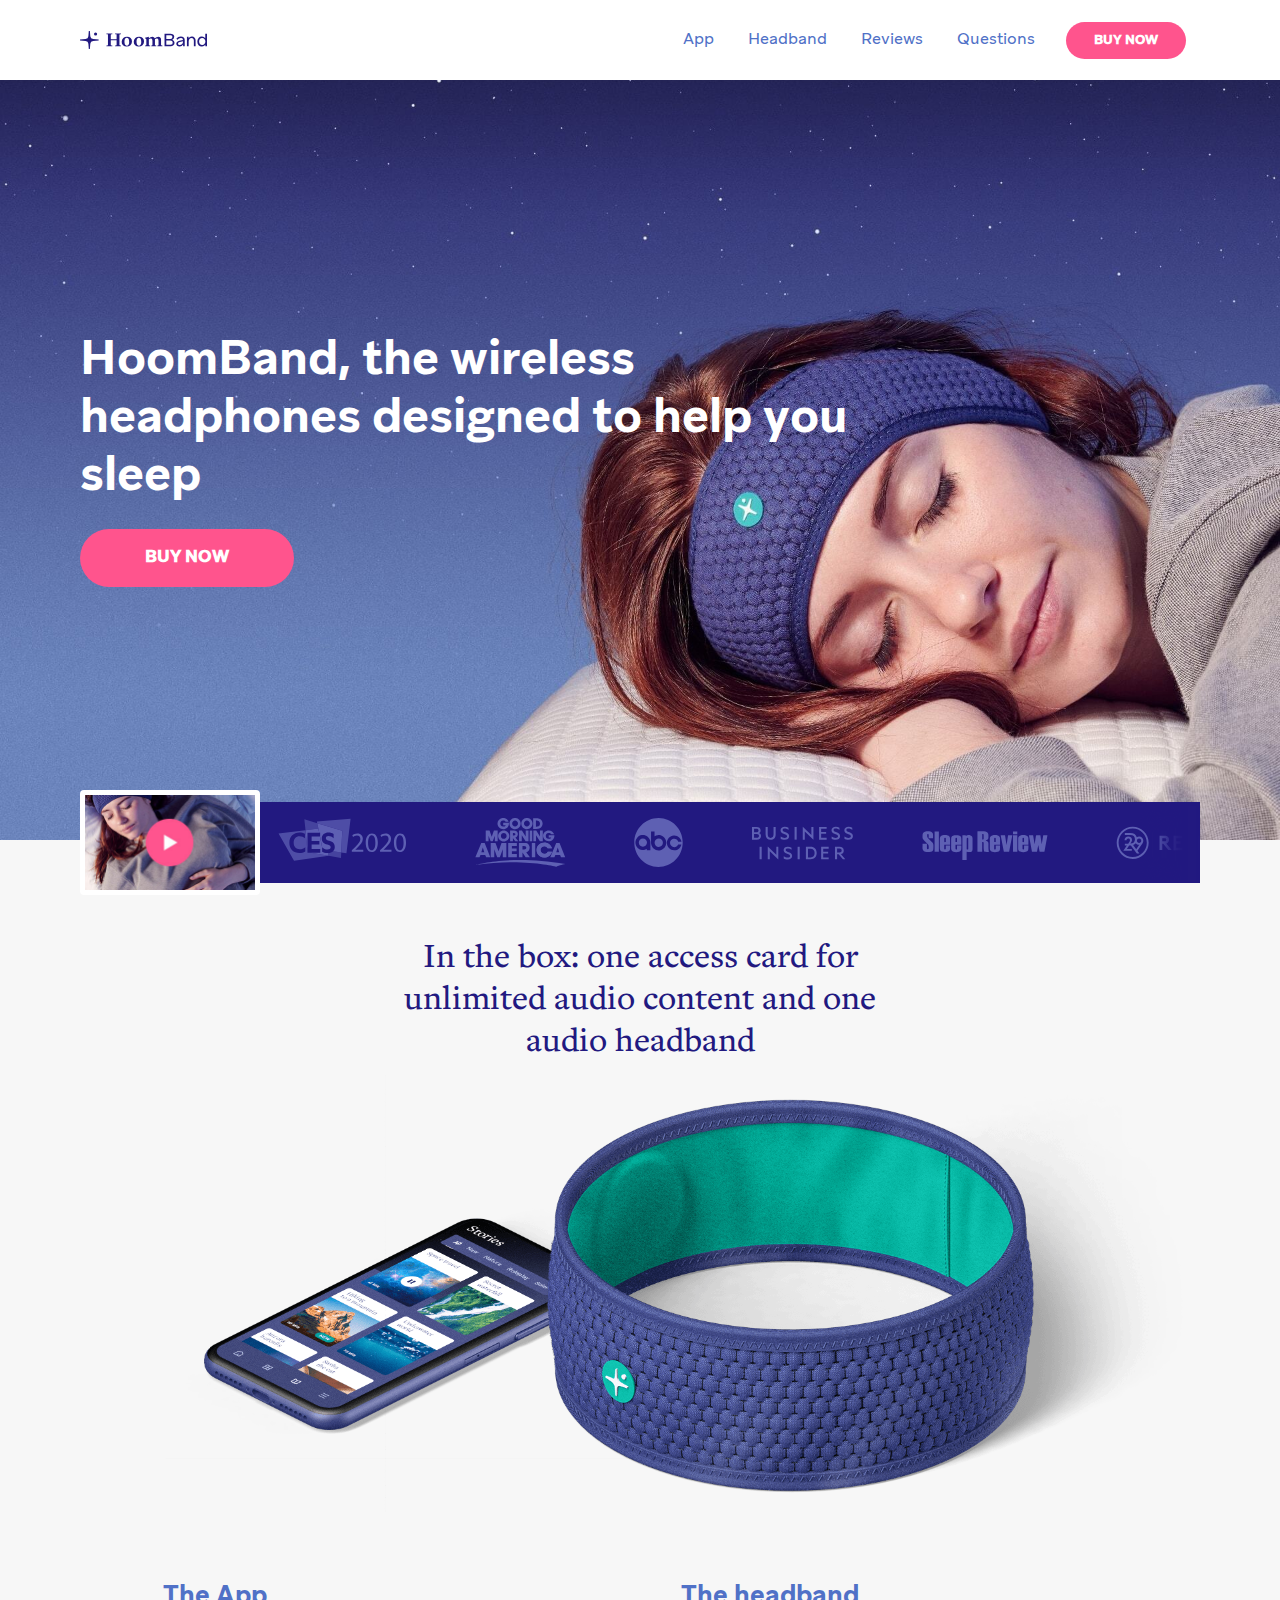
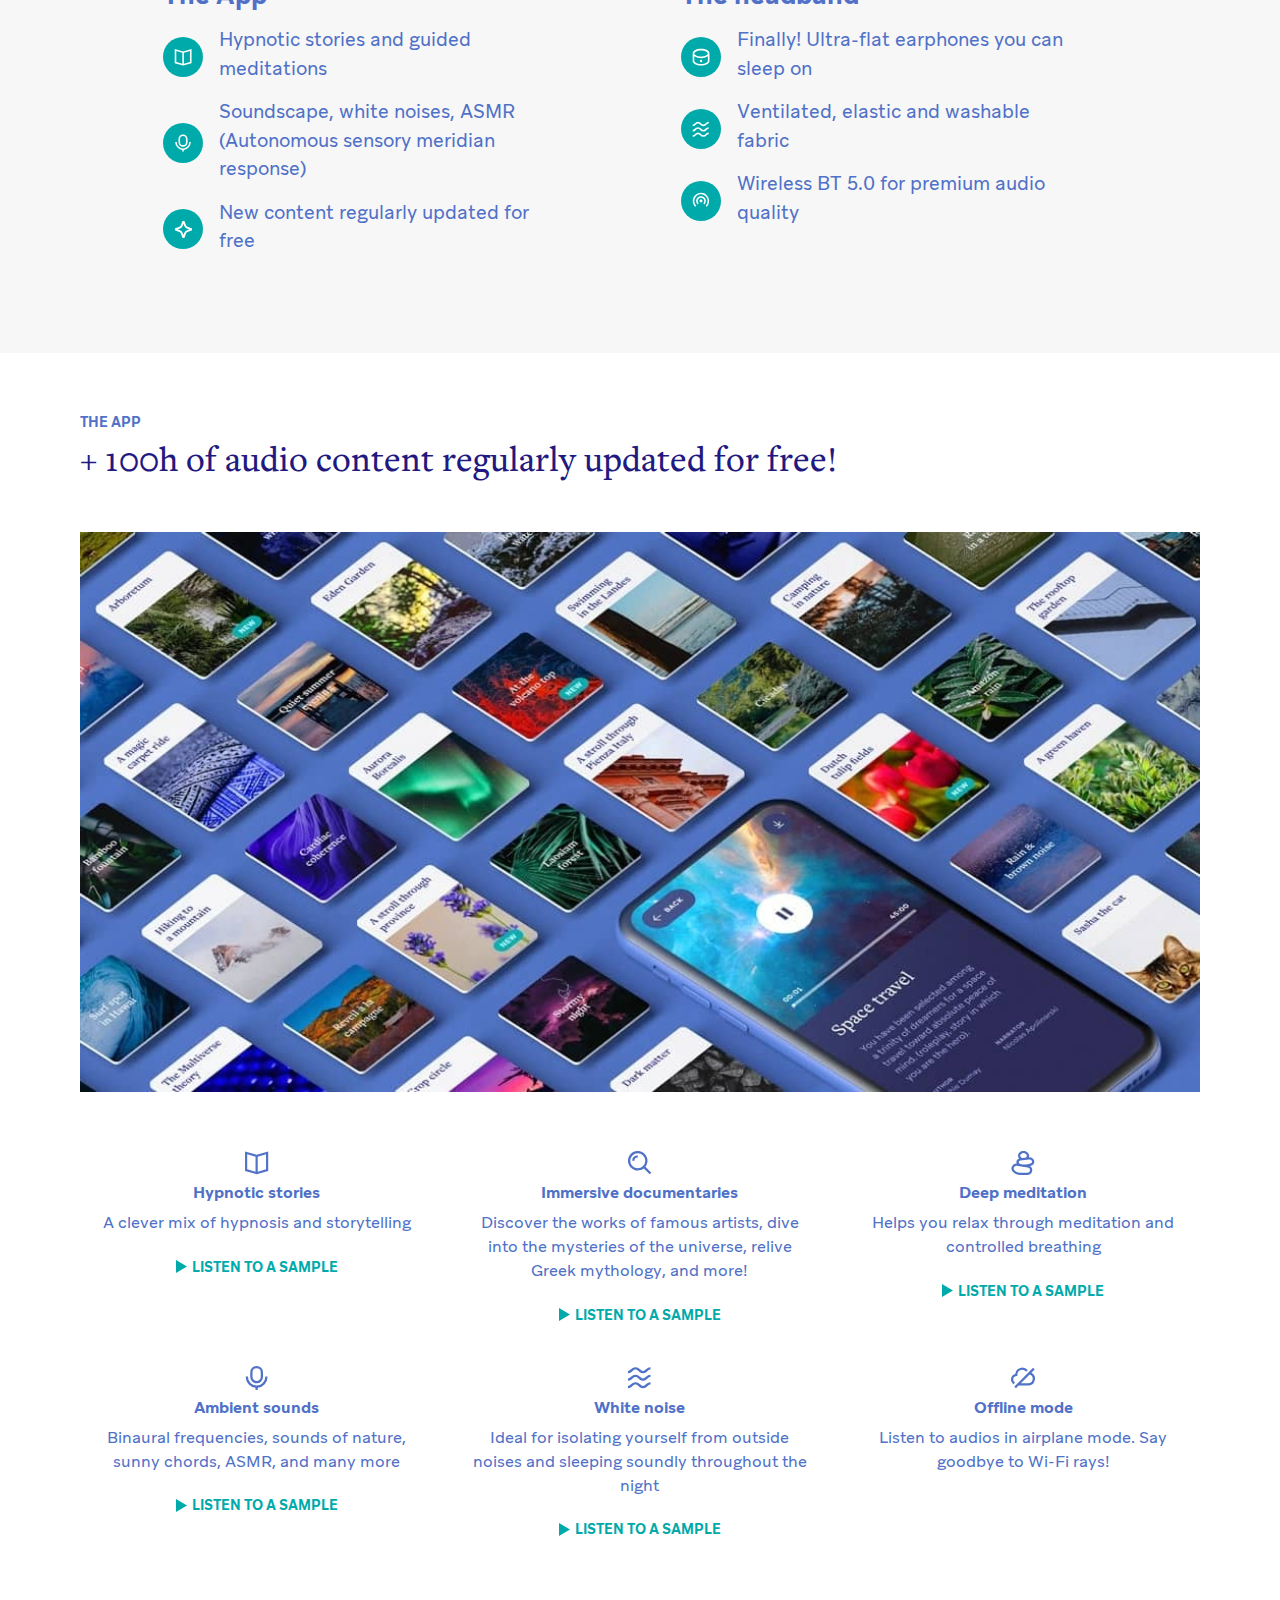
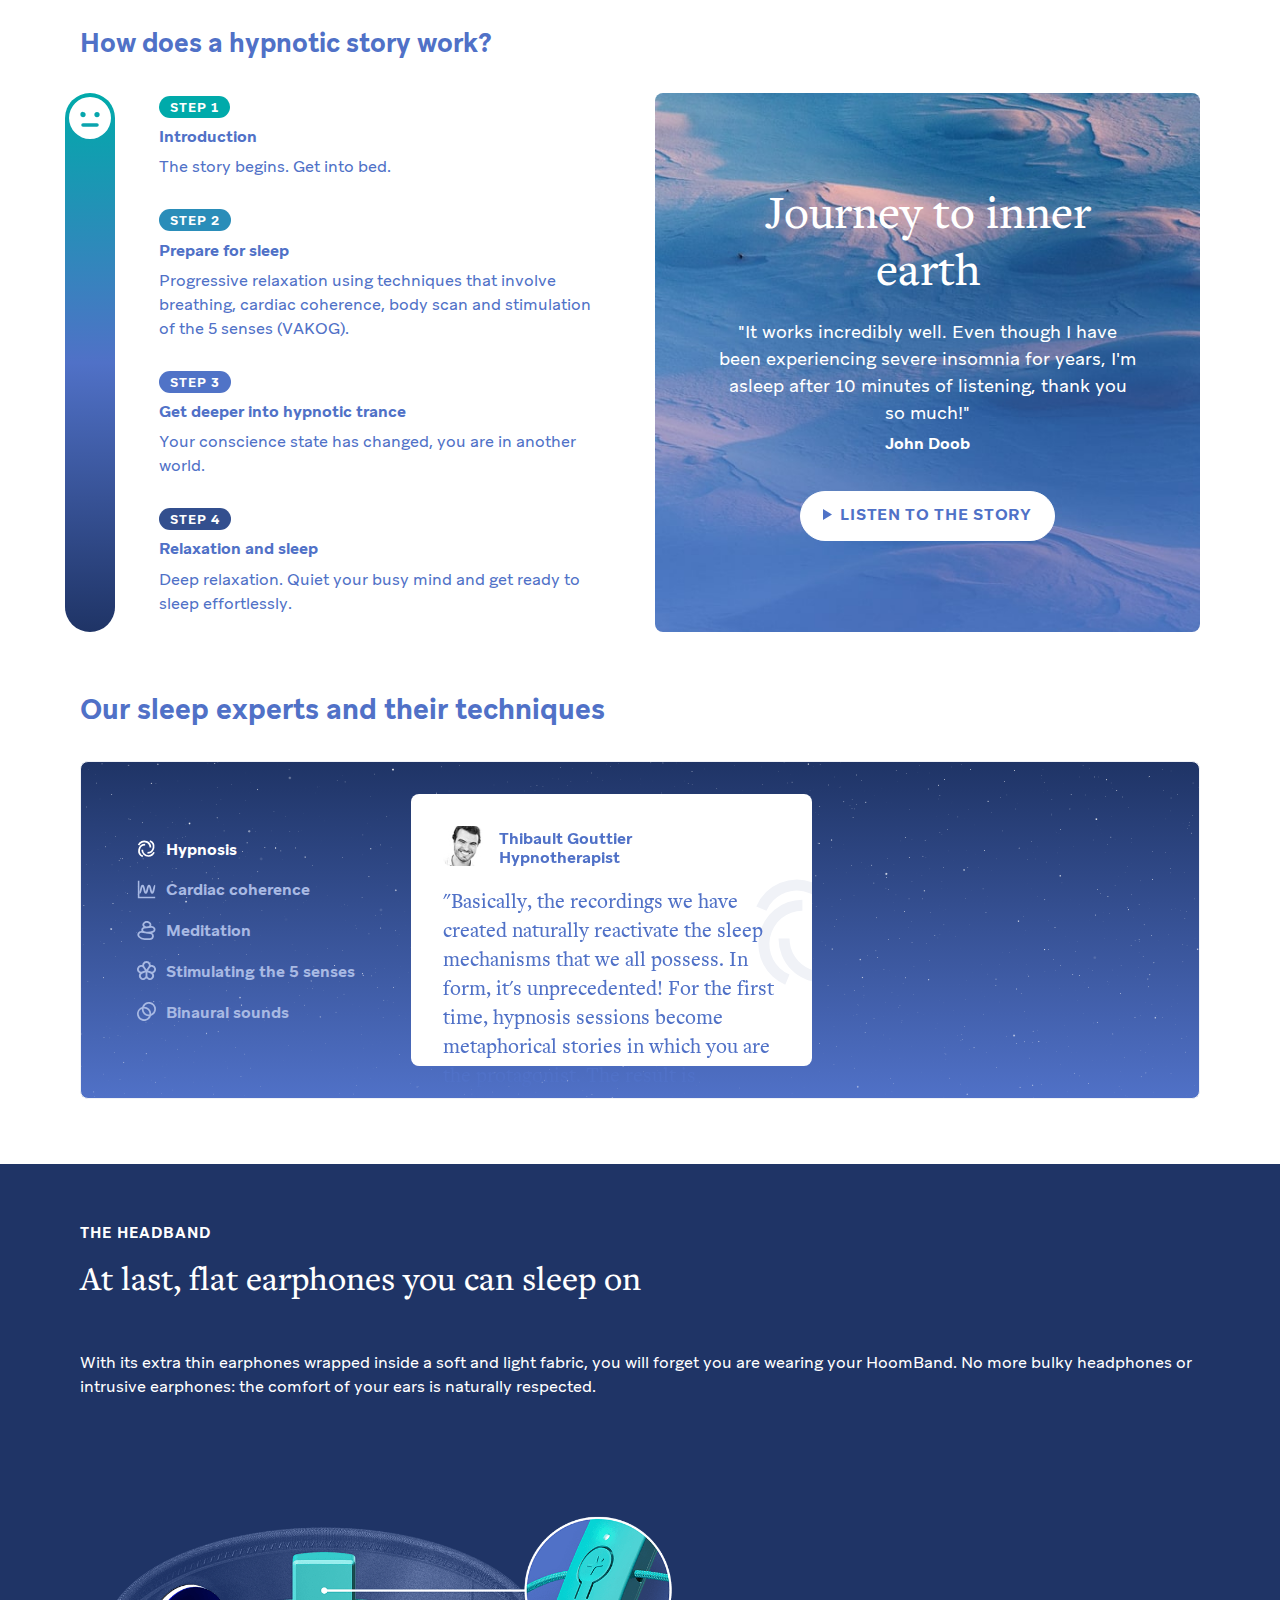
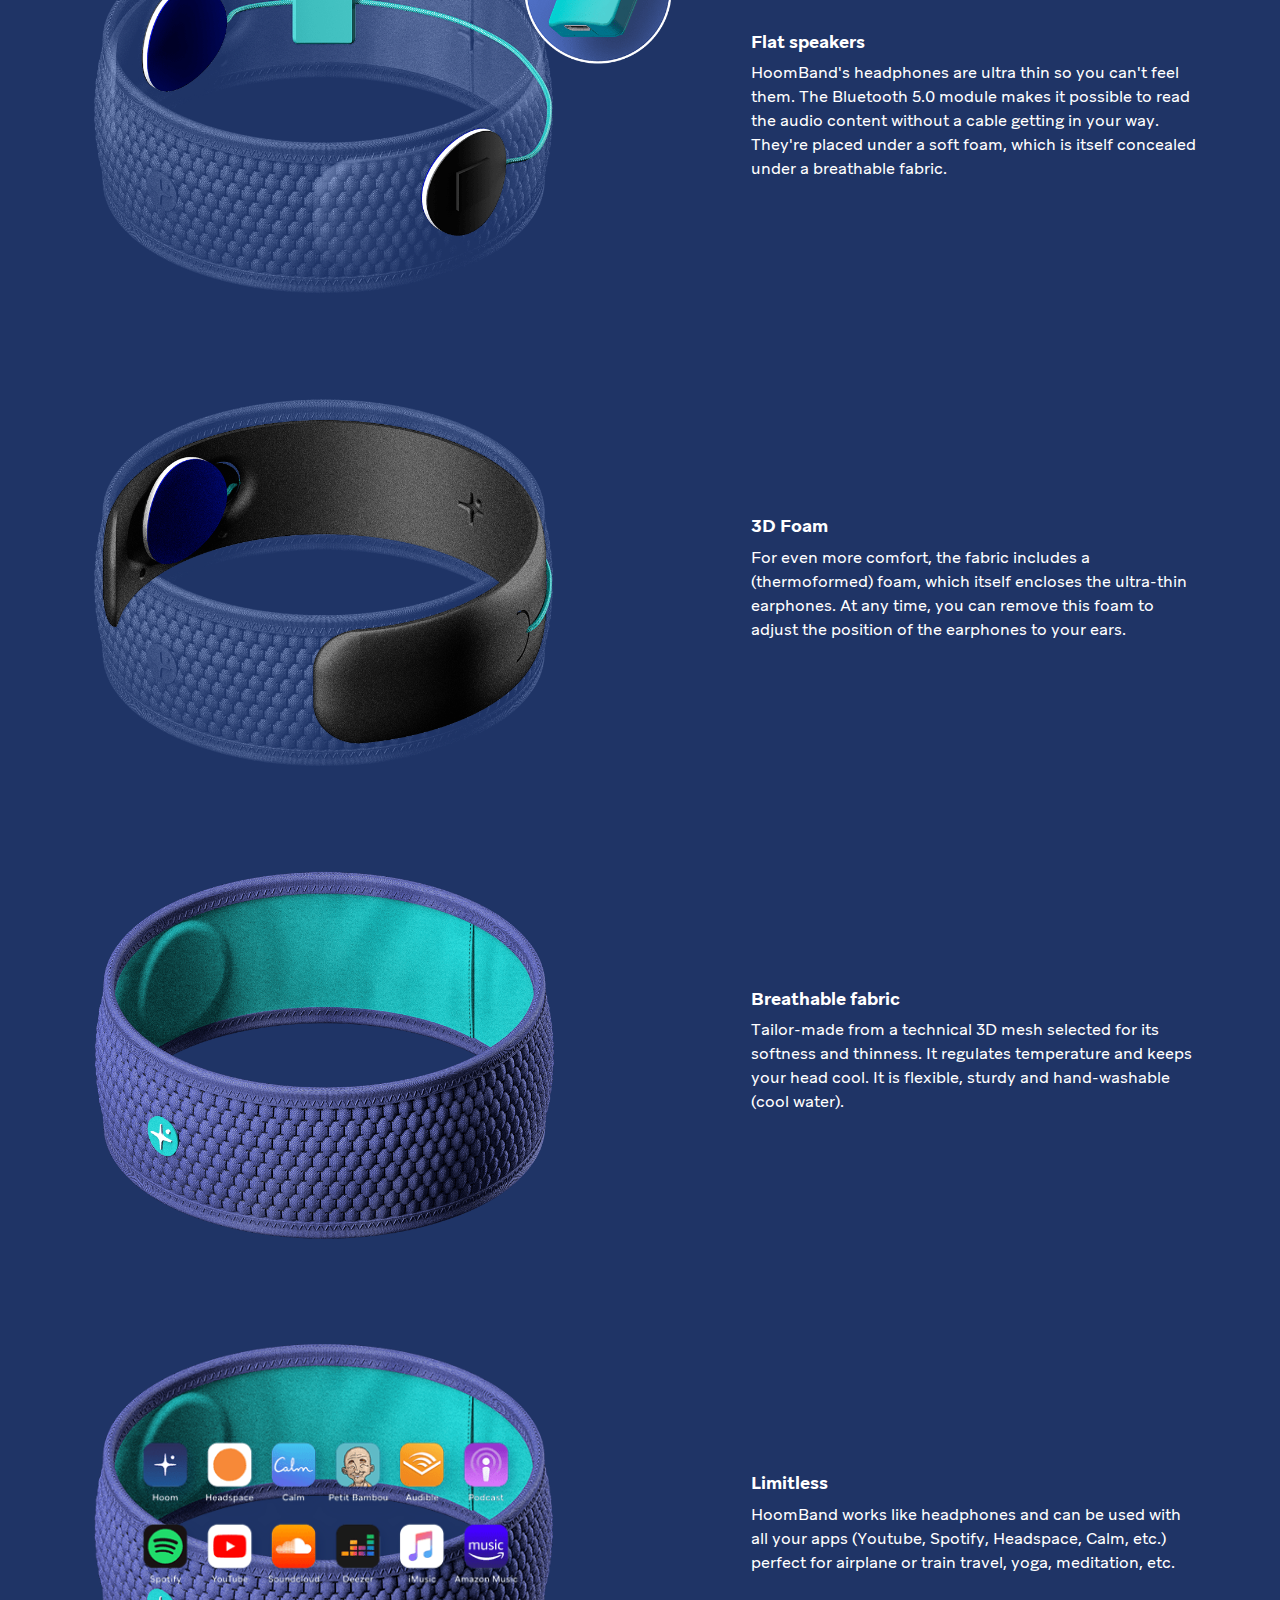
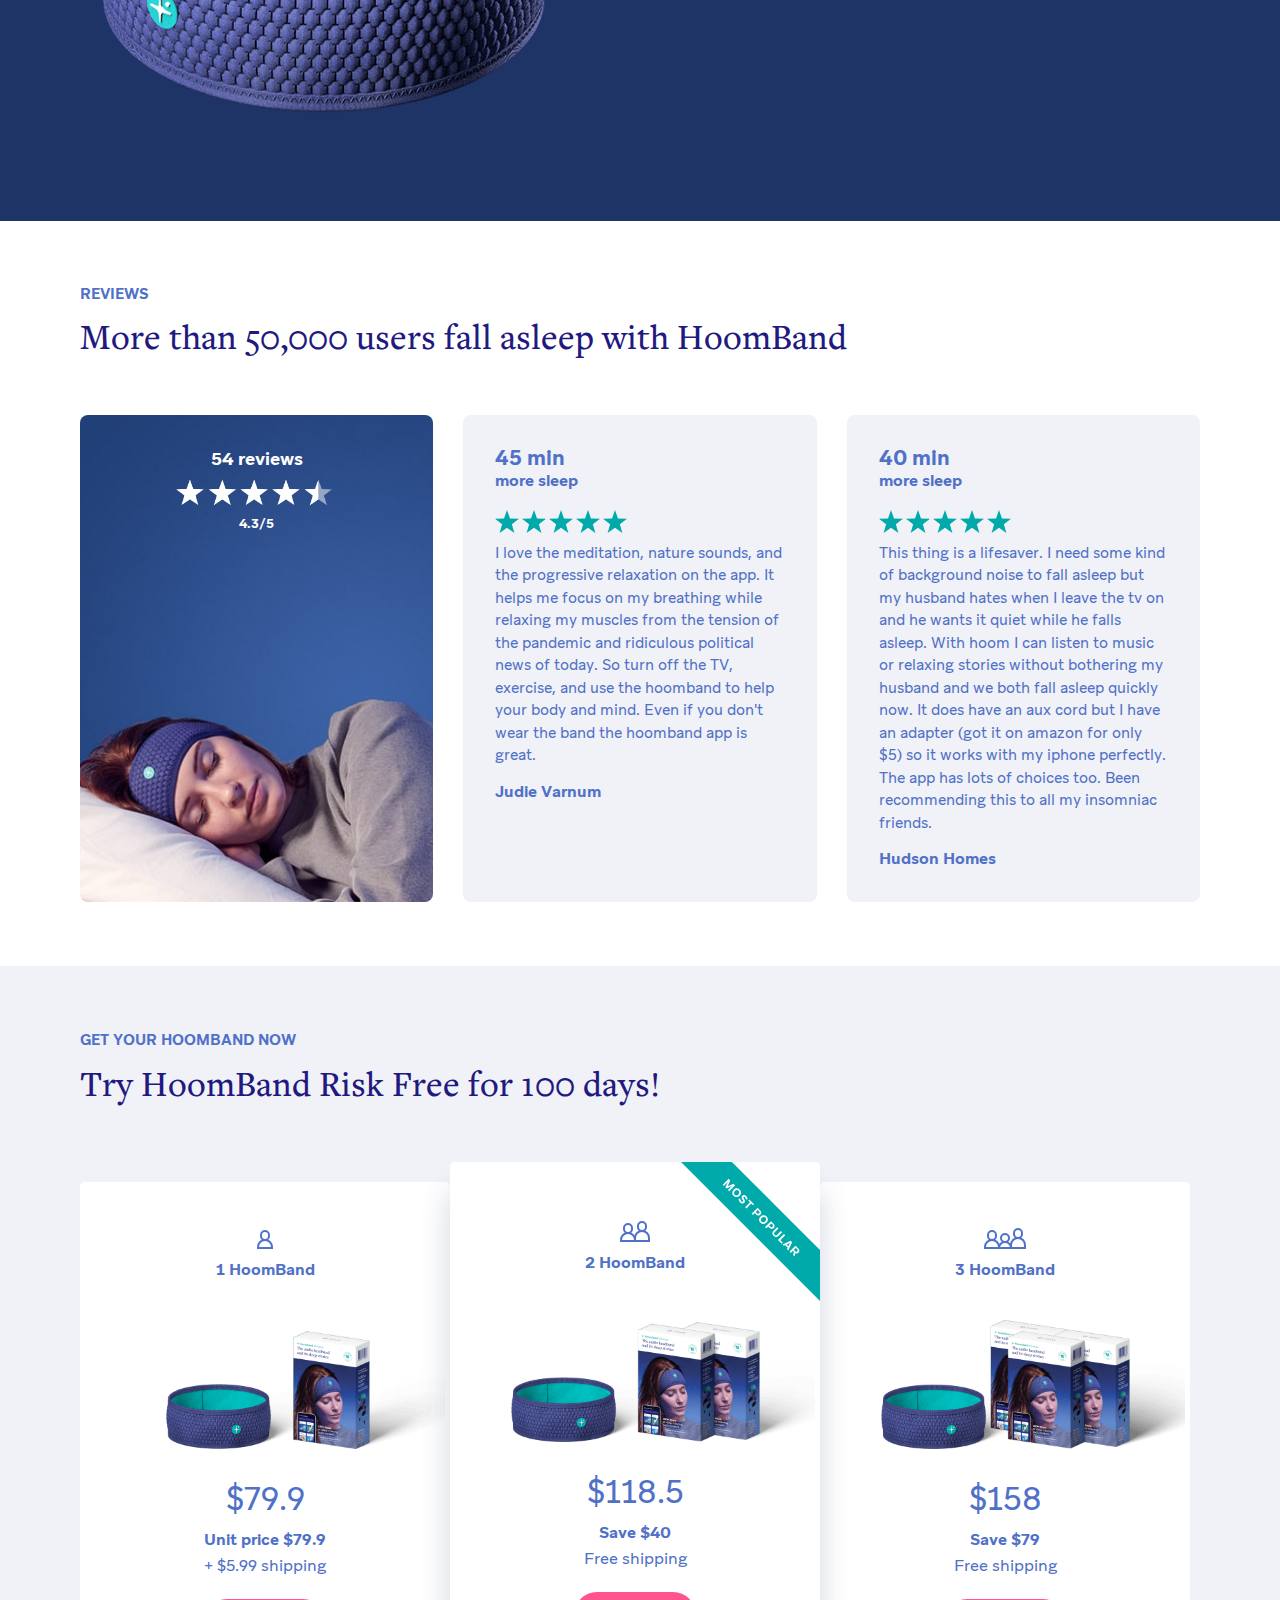
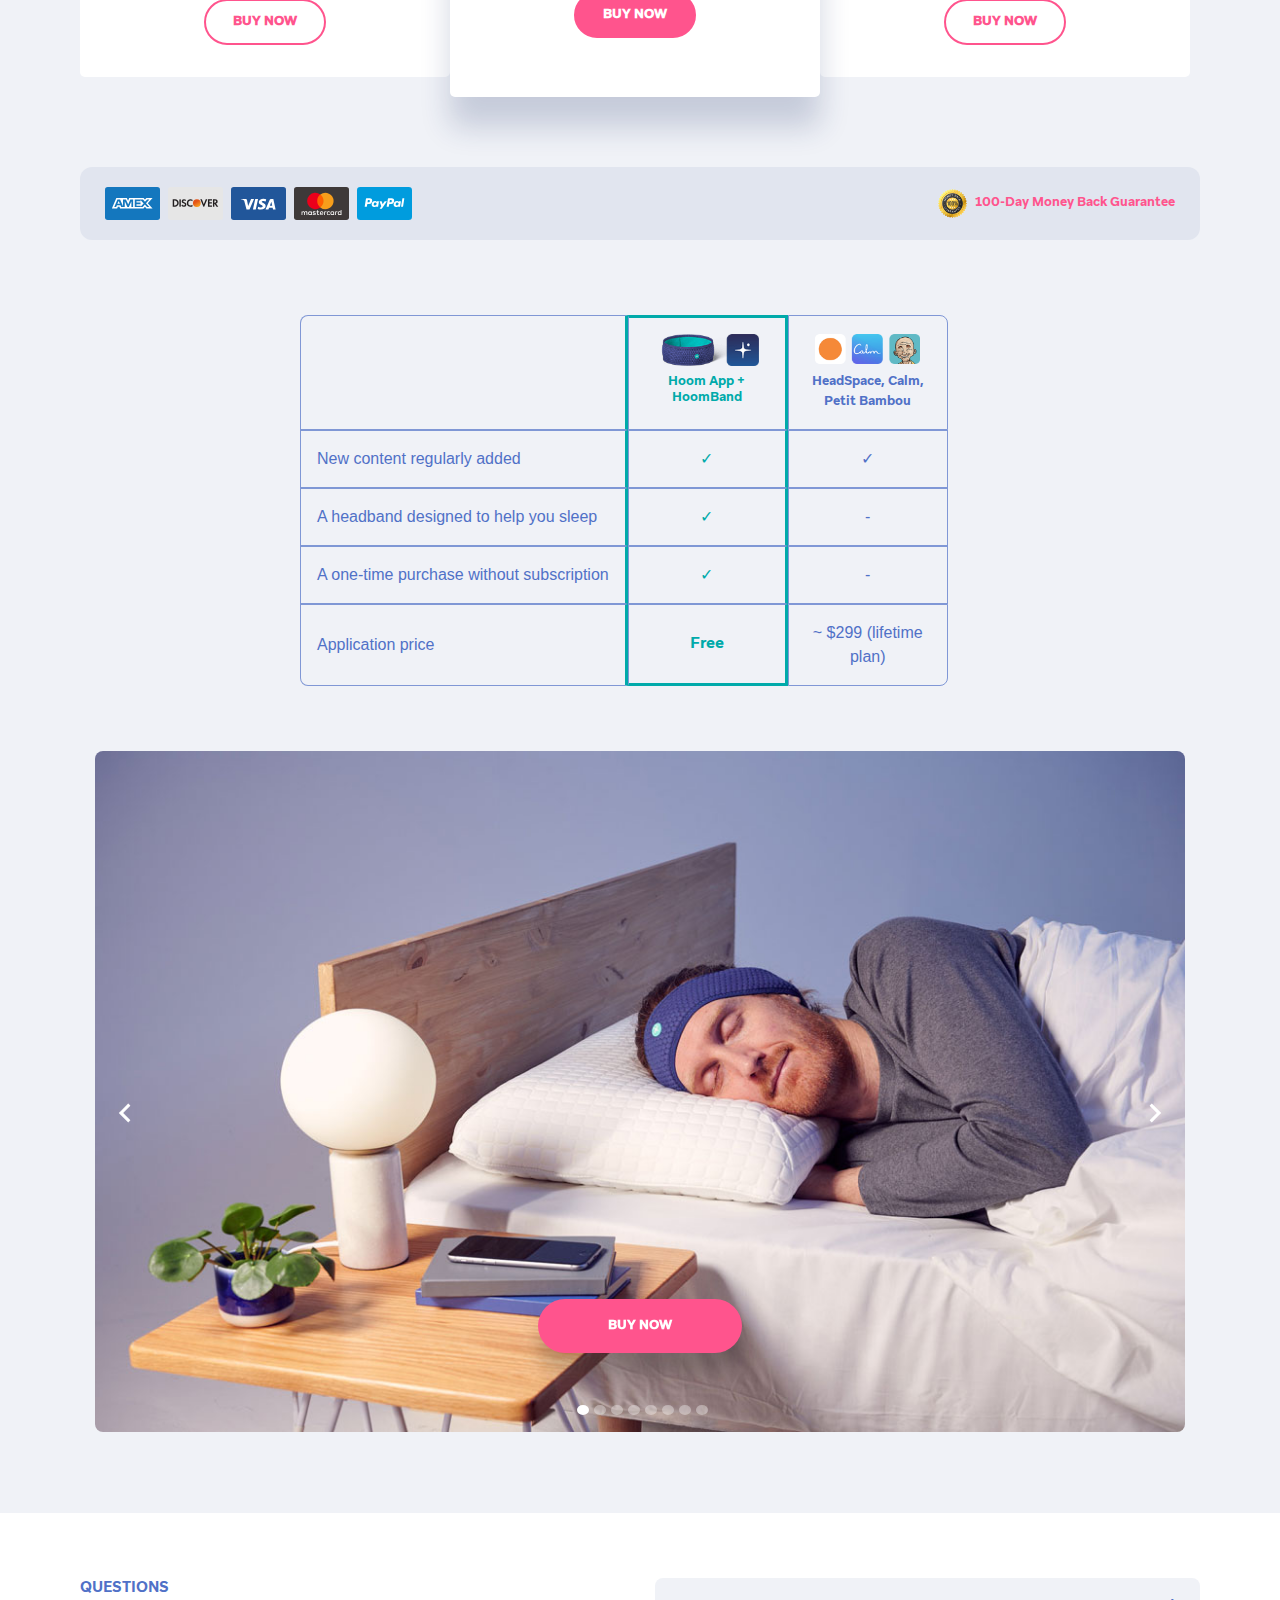
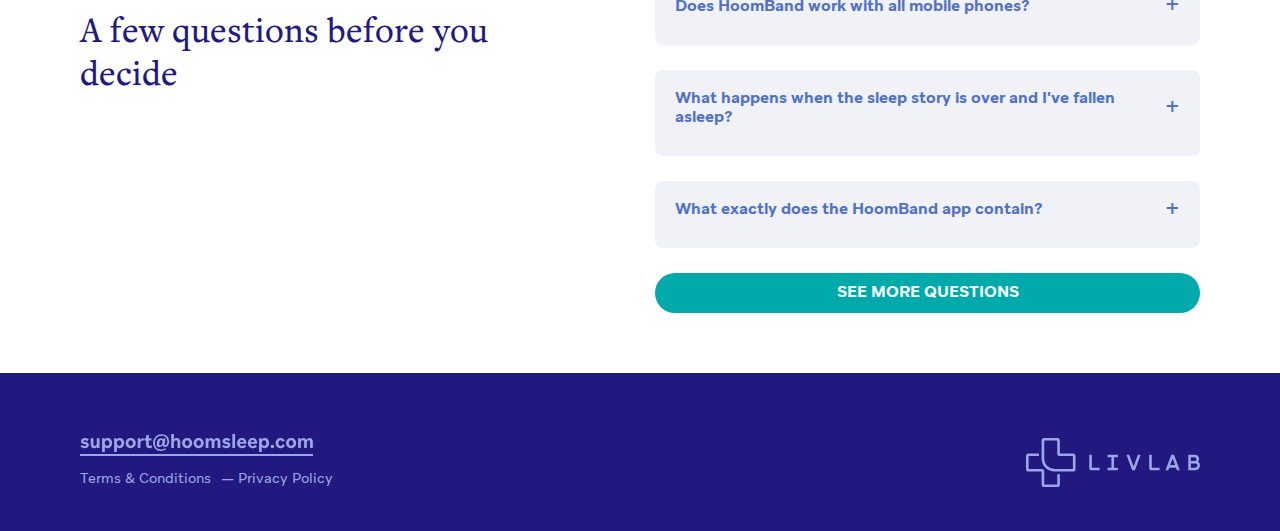
<file: index.html>
<!DOCTYPE html>
<html lang="en">

<head>
  <meta charset="UTF-8">
  <meta name="viewport" content="width=device-width, initial-scale=1.0">
  <meta http-equiv="X-UA-Compatible" content="ie=edge">

  <!-- Site Title -->
  <title>Hoom Official Website | HoomBand | Up to 33% OFF</title>
  <!-- Favicon -->
  <link rel="shortcut icon" href="assets/img/favicon.ico" type="image/x-icon">
  <meta name="description" content="Hoom Band, the audio headband to fall asleep, +1200 min of immersive stories and guided meditations - Free Shipping - Satisfied or your Money Back" />
      
  
        <meta property="og:title" content="HoomBand helps you fall asleep faster!" />
  
        <meta property="og:description" content="Designed by former insomniacs, this audio headband combines comfort and mobility. Our sleep experts have created hypnotic stories and guided meditations, created especially for HoomBand." />
  
        <meta property="og:image" content="assets/img/hoomband-wireless-slide8.jpgg" />
  
  
        <meta name="twitter:card" content="assets/img/hoomband-wireless-slide8.jpgg" />
  
  
        <meta name="twitter:title" content="HoomBand helps you fall asleep faster!" />
  
        <meta name="twitter:description" content="Designed by former insomniacs, this audio headband combines comfort and mobility. Our sleep experts have created hypnotic stories and guided meditations, created especially for HoomBand." />
  
  <!-- All CSS -->
  <link rel="stylesheet" href="assets/css/bootstrap.min.css">
  <link rel="stylesheet" href="assets/css/jquery.fancybox.css">
  <link rel="stylesheet" href="assets/css/splide.css">
  <!-- Main Style -->
  <link rel="stylesheet" href="assets/css/style.min.css">


</head>

<body>


  <header id="header" class="sticky-top">
    <div class="container">
      <nav>
        <div class="burger-btn d-block d-md-none">
        <button class="burger-btn"><img src="assets/img/burger.svg" alt="burger.svg"></button>
        </div>
        <div class="header-logo">
          <img src="assets/img/hoomband-wireless-logo.svg" alt="logo">
        </div>
        <a href="#price" class="cart-icon d-block d-md-none"><img src="assets/img/cart.svg" alt="cart"></a>
        <div class="nav-items">
          <button class="close-btn d-block d-md-none"><img src="assets/img/close-btn.svg" alt="close-btn"></button>
          <ul>
            <li><a href="#app"> App</a></li>
            <li><a href="#headband"> Headband</a></li>
            <li><a href="#reviews"> Reviews</a></li>
            <li><a href="#faq">Questions </a></li>
            <li class="buy-now-btn"><a href=""> Buy now</a></li>
            <!-- <li class="langues-change"><a href="">FR</a>/<a href="">EN</a></li> -->
          </ul>
        </div>

      </nav>
    </div>
  </header>


  <div class="banner-area">
    <div class="container">
      <div class="banner-content">
        <h1>HoomBand, the wireless headphones designed to help you sleep</h1>
        <a href="" class="buy-btn">BUY NOW</a>
      </div>
    </div>
  </div>

  <div class="brands-area">
    <div class="container">
      <div class="brands-wrap">
        <div class="brands-video">
          <a class="fancybox-media"
            href="https://www.youtube.com/watch?v=dJi6xiGvuw0&amp;autoplay=1">
            <img src="assets/img/hoomband-wireless-1.jpg" alt="hoomband-wireless-1">
          </a>
        </div>
        <div class="brands-img">
          <img src="assets/img/hoomband-wireless-brands.svg" alt="hoomband-wireless-brands">
        </div>
      </div>

    </div>
  </div>


  <div class="features-section">
    <div class="container">
      <div class="features-title">
        <h2>In the box: one access card for unlimited audio content and one audio headband</h2>
      </div>
      <div class="features-big-img">
        <img src="assets/img/hoomband-wireless-2.png" alt="hoomband-wireless-2">
      </div>

      <div class="app-row">
        <div class="app-container">
          <div class="the-app">
            <h2>The App</h2>
            <!-- single item  -->
            <div class="single-app">
              <div class="single-app-img">
                <img src="assets/img/hoomband-wireless-icon1.svg" alt="hoomband-wireless-icon1">
              </div>
              <div class="single-app-des">
                <h3>Hypnotic stories and guided meditations
                </h3>
              </div>
            </div>

            <!-- single item  -->
            <div class="single-app">
              <div class="single-app-img">
                <img src="assets/img/hoomband-wireless-icon2.svg" alt="hoomband-wireless-icon1">
              </div>
              <div class="single-app-des">
                <h3>Soundscape, white noises, ASMR (Autonomous sensory meridian response)
                </h3>
              </div>
            </div>


            <!-- single item  -->
            <div class="single-app">
              <div class="single-app-img">
                <img src="assets/img/hoomband-wireless-icon3.svg" alt="hoomband-wireless-icon1">
              </div>
              <div class="single-app-des">
                <h3>New content regularly updated for free
                </h3>
              </div>
            </div>
          </div>
        </div>
        <div class="app-container">
          <div class="the-app">
            <h2>The headband
            </h2>
            <!-- single item  -->
            <div class="single-app">
              <div class="single-app-img">
                <img src="assets/img/hoomband-wireless-icon4.svg" alt="hoomband-wireless-icon1">
              </div>
              <div class="single-app-des">
                <h3>Finally! Ultra-flat earphones you can sleep on
                </h3>
              </div>
            </div>

            <!-- single item  -->
            <div class="single-app">
              <div class="single-app-img">
                <img src="assets/img/hoomband-wireless-icon5.svg" alt="hoomband-wireless-icon1">
              </div>
              <div class="single-app-des">
                <h3>Ventilated, elastic and washable fabric
                </h3>
              </div>
            </div>


            <!-- single item  -->
            <div class="single-app">
              <div class="single-app-img">
                <img src="assets/img/hoomband-wireless-icon6.svg" alt="hoomband-wireless-icon1">
              </div>
              <div class="single-app-des">
                <h3>Wireless BT 5.0 for premium audio quality
                </h3>
              </div>
            </div>
          </div>
        </div>
      </div>
    </div>
  </div>




  <!-- audio section  -->

  <div class="audio-section" id="app">
    <div class="container">
      <div class="audio-title">
        <span>The App</span>
        <h2>+ 100h of audio content regularly updated for free!
        </h2>
      </div>
      <div class="audio-big-img">
        <img src="assets/img/hoomband-wireless-2.jpg" alt="hoomband-wireless-2">
      </div>


      <div class="row pt-4">

        <div class="col-md-4">
          <div class="audio-wraper">
            <img src="assets/img/hoomband-wireless-audio1.svg" class="App-contents-list-item-icon" alt="" />

            <h4 class="App-contents-list-item-title">
              Hypnotic stories
            </h4>

            <p class="App-contents-list-item-desc">
              A clever mix of hypnosis and storytelling
            </p>

            <button class="App-contents-list-item-btn" id="audio-btn-cat1">
              <span>Listen to a sample</span>
            </button>

            <audio class="audio-elt" id="audio-cat1">
              <source src="assets/img/audio/hoom_web_sample_story_en.mp3" type="audio/mp3" />
              <small class="text-muted">Your browser does not support audios.</small>
            </audio>

            <div class="App-contents-list-item-player" id="audio-player-cat1">
              <img src="assets/img/play-btn-green.svg" id="audio-player-cat1-play-pause-button" alt="" />
              <div class="App-contents-list-item-player-progressbar-bg">
                <div class="App-contents-list-item-player-progressbar" id="audio-progress-cat1" role="progressbar">
                </div>
              </div>
            </div>
          </div>
        </div>



        <div class="col-md-4">
          <div class="audio-wraper">
            <img src="assets/img/hoomband-wireless-audio2.svg" class="App-contents-list-item-icon" alt="" />
            <h4 class="App-contents-list-item-title">
              Immersive documentaries
            </h4>
            <p class="App-contents-list-item-desc">
              Discover the works of famous artists, dive into the mysteries of the universe, relive Greek mythology, and
              more!
            </p>
            <button class="App-contents-list-item-btn" id="audio-btn-cat2">
              <span>Listen to a sample</span>
            </button>
            <audio class="audio-elt" id="audio-cat2">
              <source src="assets/img/audio/hoom_web_sample_docu_en.mp3" type="audio/mp3" />
              <small class="text-muted">Your browser does not support audios.</small>
            </audio>
            <div class="App-contents-list-item-player" id="audio-player-cat2">
              <img src="assets/img/play-btn-green.svg" id="audio-player-cat2-play-pause-button" alt="" />
              <div class="App-contents-list-item-player-progressbar-bg">
                <div class="App-contents-list-item-player-progressbar" id="audio-progress-cat2" role="progressbar">
                </div>
              </div>
            </div>
          </div>
        </div>

        <div class="col-md-4">
          <div class="audio-wraper">
            <img src="assets/img/hoomband-wireless-audio3.svg" class="App-contents-list-item-icon" alt="" />
            <h4 class="App-contents-list-item-title">
              Deep meditation
            </h4>
            <p class="App-contents-list-item-desc">
              Helps you relax through meditation and controlled breathing
            </p>
            <button class="App-contents-list-item-btn" id="audio-btn-cat3">
              <span>Listen to a sample</span>
            </button>
            <audio class="audio-elt" id="audio-cat3">
              <source src="assets/img/audio/hoom_web_sample_meditation_en.mp3"
                type="audio/mp3" />
              <small class="text-muted">Your browser does not support audios.</small>
            </audio>
            <div class="App-contents-list-item-player" id="audio-player-cat3">
              <img src="assets/img/play-btn-green.svg" id="audio-player-cat3-play-pause-button" alt="" />
              <div class="App-contents-list-item-player-progressbar-bg">
                <div class="App-contents-list-item-player-progressbar" id="audio-progress-cat3" role="progressbar">
                </div>
              </div>
            </div>
          </div>
        </div>

        <div class="col-md-4">
          <div class="audio-wraper">
            <img src="assets/img/hoomband-wireless-audio4.svg" class="App-contents-list-item-icon" alt="" />
            <h4 class="App-contents-list-item-title">
              Ambient sounds
            </h4>
            <p class="App-contents-list-item-desc">
              Binaural frequencies, sounds of nature, sunny chords, ASMR, and many more
            </p>
            <button class="App-contents-list-item-btn" id="audio-btn-cat4">
              <span>Listen to a sample</span>
            </button>
            <audio class="audio-elt" id="audio-cat4">
              <source src="assets/img/audio/hoom_web_sample_ambient_en.mp3"
                type="audio/mp3" />
              <small class="text-muted">Your browser does not support audios.</small>
            </audio>
            <div class="App-contents-list-item-player" id="audio-player-cat4">
              <img src="assets/img/play-btn-green.svg" id="audio-player-cat4-play-pause-button" alt="" />
              <div class="App-contents-list-item-player-progressbar-bg">
                <div class="App-contents-list-item-player-progressbar" id="audio-progress-cat4" role="progressbar">
                </div>
              </div>
            </div>
          </div>
        </div>

        <div class="col-md-4">
          <div class="audio-wraper">
            <img src="assets/img/hoomband-wireless-audio5.svg" class="App-contents-list-item-icon" alt="" />
            <h4 class="App-contents-list-item-title">
              White noise
            </h4>
            <p class="App-contents-list-item-desc">
              Ideal for isolating yourself from outside noises and sleeping soundly throughout the night
            </p>
            <button class="App-contents-list-item-btn" id="audio-btn-cat5">
              <span>Listen to a sample</span>
            </button>
            <audio class="audio-elt" id="audio-cat5">
              <source src="assets/img/audio/hoom_web_sample_white_noise.mp3"
                type="audio/mp3" />
              <small class="text-muted">Your browser does not support audios.</small>
            </audio>
            <div class="App-contents-list-item-player" id="audio-player-cat5">
              <img src="assets/img/play-btn-green.svg" id="audio-player-cat5-play-pause-button" alt="" />
              <div class="App-contents-list-item-player-progressbar-bg">
                <div class="App-contents-list-item-player-progressbar" id="audio-progress-cat5" role="progressbar">
                </div>
              </div>
            </div>
          </div>
        </div>

        <div class="col-md-4">
          <div class="audio-wraper">
            <img src="assets/img/hoomband-wireless-audio6.svg" class="App-contents-list-item-icon" alt="" />
            <h4 class="App-contents-list-item-title">
              Offline mode
            </h4>
            <p class="App-contents-list-item-desc">
              Listen to audios in airplane mode. Say goodbye to Wi-Fi rays!
            </p>
          </div>
        </div>

      </div>
    </div>
  </div>




  <div class="container">
    <section class="App-hypnotic-stories row" id="hypnotic-stories">
      <h2 class="Section-subtitle col-12">
        How does a hypnotic story work?
      </h2>


      <div class="App-hypnotic-stories-animation col-md-6">
        <div class="App-hypnotic-stories-animation-progressbar" id="face-bg">
          <div class="h-100" id="sleeping-face-track">
            <svg xmlns="http://www.w3.org/2000/svg" viewBox="0 0 48 48" style="width: 25px; height:25px;"
              class="App-hypnotic-stories-animation-progressbar-face" id="sleeping-face">
              <path id="sleeping-face-path"
                d="M24,0A24,24,0,1,0,48,24,23.942,23.942,0,0,0,24,0ZM13,20a2.946,2.946,0,0,1,3-3h0a3,3,0,0,1,0,6h0A2.946,2.946,0,0,1,13,20ZM32,34H16a2,2,0,0,1,0-4H32a2,2,0,0,1,0,4Zm0-11h0a3,3,0,0,1,0-6h0a3,3,0,0,1,0,6Z"
                fill="#fff" />
            </svg>
          </div>
        </div>
        <ul class="App-hypnotic-stories-animation-steps">
          <li class="App-hypnotic-stories-animation-steps-item">
            <div class="App-hypnotic-stories-animation-steps-item-label
                       App-hypnotic-stories-animation-steps-item-label-1">
              STEP 1
            </div>
            <h4 class="App-hypnotic-stories-animation-steps-item-title">
              Introduction
            </h4>
            <p class="App-hypnotic-stories-animation-steps-item-desc">
              The story begins. Get into bed.
            </p>
          </li>
          <li class="App-hypnotic-stories-animation-steps-item">
            <div class="App-hypnotic-stories-animation-steps-item-label
                       App-hypnotic-stories-animation-steps-item-label-2">
              STEP 2
            </div>
            <h3 class="App-hypnotic-stories-animation-steps-item-title">
              Prepare for sleep
            </h3>
            <p class="App-hypnotic-stories-animation-steps-item-desc">
              Progressive relaxation using techniques that involve breathing, cardiac coherence, body scan and
              stimulation of the 5 senses (VAKOG).
            </p>
          </li>
          <li class="App-hypnotic-stories-animation-steps-item">
            <div class="App-hypnotic-stories-animation-steps-item-label
                       App-hypnotic-stories-animation-steps-item-label-3">
              STEP 3
            </div>
            <h4 class="App-hypnotic-stories-animation-steps-item-title">
              Get deeper into hypnotic trance
            </h4>
            <p class="App-hypnotic-stories-animation-steps-item-desc">
              Your conscience state has changed, you are in another world.
            </p>
          </li>
          <li class="App-hypnotic-stories-animation-steps-item">
            <div class="App-hypnotic-stories-animation-steps-item-label
                       App-hypnotic-stories-animation-steps-item-label-4">
              STEP 4
            </div>
            <h4 class="App-hypnotic-stories-animation-steps-item-title">
              Relaxation and sleep
            </h4>
            <p class="App-hypnotic-stories-animation-steps-item-desc">
              Deep relaxation. Quiet your busy mind and get ready to sleep effortlessly.
            </p>
          </li>
        </ul>
      </div>


      <div class="App-hypnotic-stories-example col-md-6">
        <div class="App-hypnotic-stories-example-bg  earth-bg ">
          <div class="text-center">
            <h5 class="App-hypnotic-stories-example-title">
              Journey to inner earth
            </h5>
          </div>
          <blockquote class="App-hypnotic-stories-example-quote">
            <p>
              &quot;It works incredibly well. Even though I have been experiencing severe insomnia for years, I&#039;m
              asleep after 10 minutes of listening, thank you so much!&quot;
            </p>
            <footer>
              John Doob
            </footer>
          </blockquote>
          <button class="App-hypnotic-stories-example-btn Button Button--empty Button--fitted" id="video-player-story">
              <a class="fancybox-media" href="https://www.youtube.com/embed/yZVQP6uPucM?autoplay=1"> LISTEN TO THE STORY</a>
          </button>
        </div>
        <aside class="Video" id="video-ctn-story">
          <div class="Video-bg" id="video-bg-story">
            <div id="video-story"></div>
          </div>
        </aside>
      </div>
    </section>
  </div>



  <div class="slider-section">
    <div class="container">
      <section class="App-experts">
        <h3 class="Section-subtitle App-experts-title">
          Our sleep experts and their techniques
        </h3>
        <div id="App-experts-mobile-slider" class="App-experts-mobile-slider splide">
          <div class="splide__track">
            <div class="splide__list">
              <blockquote class="App-experts-mobile-slide splide__slide">
                <div>
                  <h4 class="App-experts-mobile-slide-title">
                    <img src="assets/img/Hoom-HoomBand-Icon_Hypnosis-line.svg"
                      class="App-experts-mobile-slide-icon" alt=""  />
                    <span>
                      Hypnosis
                    </span>
                  </h4>
                  <p class="App-experts-mobile-slide-quote">
                    &quot;Basically, the recordings we have created naturally reactivate the sleep mechanisms that we
                    all possess. In form, it&#039;s unprecedented! For the first time, hypnosis sessions become
                    metaphorical stories in which you are the protagonist. The result is striking.&quot;
                  </p>
                </div>
                <footer>
                  <img src="assets/img/hoomband-wireless-uer1.jpg" alt="hoomband-wireless-uer1"
                    class="App-experts-mobile-slide-img"  />
                  <div class="App-experts-mobile-slide-author">
                    <div></div>
                    <div></div>
                  </div>
                </footer>
              </blockquote>
              <blockquote class="App-experts-mobile-slide splide__slide">
                <div>
                  <h4 class="App-experts-mobile-slide-title">
                    <img src="assets/img/Hoom-HoomBand-Icon_Frequency-line.svg"
                      class="App-experts-mobile-slide-icon" alt=""  />
                    <span>
                      Cardiac coherence
                    </span>
                  </h4>
                  <p class="App-experts-mobile-slide-quote">
                    &quot;Cardiac coherence is probably one of the most effective tools for getting to sleep or simply
                    relaxing. Hence its use in relaxation therapy, as well as in mindfulness meditation or other
                    approaches to relaxation.&quot;
                  </p>
                </div>
                <footer>
                  <img src="assets/img/hoomband-wireless-uer2.jpg" alt="hoomband-wireless-uer2"
                    class="App-experts-mobile-slide-img"  />
                  <div class="App-experts-mobile-slide-author">
                    <div></div>
                    <div></div>
                  </div>
                </footer>
              </blockquote>
              <blockquote class="App-experts-mobile-slide splide__slide">
                <div>
                  <h4 class="App-experts-mobile-slide-title">
                    <img src="assets/img/Hoom-HoomBand-Icon_Pebbles-line.svg"
                      class="App-experts-mobile-slide-icon" alt=""  />
                    <span>
                      Meditation
                    </span>
                  </h4>
                  <p class="App-experts-mobile-slide-quote">
                    &quot;Guided meditation is a great tool to get started with meditation and enjoy its benefits
                    quickly. How does it work? A narrator helps you to relax your body and mind to help you reach a deep
                    meditative state, one that is conducive to sleep.&quot;
                  </p>
                </div>
                <footer>
                  <img src="assets/img/hoomband-wireless-uer3.jpg" alt="hoomband-wireless-uer3"
                    class="App-experts-mobile-slide-img"  />
                  <div class="App-experts-mobile-slide-author">
                    <div></div>
                    <div></div>
                  </div>
                </footer>
              </blockquote>
              <blockquote class="App-experts-mobile-slide splide__slide">
                <div>
                  <h4 class="App-experts-mobile-slide-title">
                    <img src="assets/img/Hoom-HoomBand-Icon_Flower-line.svg"
                      class="App-experts-mobile-slide-icon" alt=""  />
                    <span>
                      Stimulating the 5 senses
                    </span>
                  </h4>
                  <p class="App-experts-mobile-slide-quote">
                    “We shall use the VAKOG visualization technique, by stimulating the 5 senses (sight, hearing,
                    kinesthetic, smell, taste). This method is ideal for preparing the minds of our users and for
                    distraction from the thoughts that are keeping us awake.&quot;
                  </p>
                </div>
                <footer>
                  <img src="assets/img/hoomband-wireless-uer4.jpg" alt="hoomband-wireless-uer4"
                    class="App-experts-mobile-slide-img"  />
                  <div class="App-experts-mobile-slide-author">
                    <div></div>
                    <div></div>
                  </div>
                </footer>
              </blockquote>
              <blockquote class="App-experts-mobile-slide splide__slide">
                <div>
                  <h4 class="App-experts-mobile-slide-title">
                    <img src="assets/img/Hoom-HoomBand-Icon_Rings-line.svg"
                      class="App-experts-mobile-slide-icon" alt=""  />
                    <span>
                      Binaural sounds
                    </span>
                  </h4>
                  <p class="App-experts-mobile-slide-quote">
                    &quot;Binaural beats harness the power of your left and right brains to reduce stress and improve
                    sleep. I use these frequencies by mixing them with chords to dress up our stories and make them
                    immersive.&quot;
                  </p>
                </div>
                <footer>
                  <img src="assets/img/hoomband-wireless-uer5.jpg" alt="hoomband-wireless-uer5"
                    class="App-experts-mobile-slide-img"  />
                  <div class="App-experts-mobile-slide-author">
                    <div></div>
                    <div></div>
                  </div>
                </footer>
              </blockquote>
            </div>
          </div>
        </div>


        <div class="App-experts-desktop-slider-container">

          <ol class="App-experts-desktop-slider-navigation">
            <li class="App-experts-desktop-slide-title tab-selected" value="0">
              <img src="assets/img/Hoom-HoomBand-Icon_Hypnosis-line-light.svg"
                class="App-experts-desktop-slide-icon" alt=""  />
              <img src="assets/img/Hoom-HoomBand-Icon_Hypnosis-line-white.svg"
                class="App-experts-desktop-slide-icon tab-selected" alt=""  />
              <span>
                Hypnosis
              </span>
            </li>
            <li class="App-experts-desktop-slide-title" value="1">
              <img src="assets/img/Hoom-HoomBand-Icon_Frequency-line-light.svg"
                class="App-experts-desktop-slide-icon" alt=""  />
              <img src="assets/img/Hoom-HoomBand-Icon_Frequency-line-white.svg"
                class="App-experts-desktop-slide-icon tab-selected" alt=""  />
              <span>
                Cardiac coherence
              </span>
            </li>
            <li class="App-experts-desktop-slide-title" value="2">
              <img src="assets/img/Hoom-HoomBand-Icon_Pebbles-line-light.svg"
                class="App-experts-desktop-slide-icon" alt=""  />
              <img src="assets/img/Hoom-HoomBand-Icon_Pebbles-line-white.svg"
                class="App-experts-desktop-slide-icon tab-selected" alt=""  />
              <span>
                Meditation
              </span>
            </li>
            <li class="App-experts-desktop-slide-title" value="3">
              <img src="assets/img/Hoom-HoomBand-Icon_Flower-line-light.svg"
                class="App-experts-desktop-slide-icon" alt=""  />
              <img src="assets/img/Hoom-HoomBand-Icon_Flower-line-white.svg"
                class="App-experts-desktop-slide-icon tab-selected" alt=""  />
              <span>
                Stimulating the 5 senses
              </span>
            </li>
            <li class="App-experts-desktop-slide-title" value="4">
              <img src="assets/img/Hoom-HoomBand-Icon_Rings-line-light.svg"
                class="App-experts-desktop-slide-icon" alt=""  />
              <img src="assets/img/Hoom-HoomBand-Icon_Rings-line-white.svg"
                class="App-experts-desktop-slide-icon tab-selected" alt=""  />
              <span>
                Binaural sounds
              </span>
            </li>
          </ol>

          <div class="overflow-hidden">
            <div id="App-experts-desktop-slider" class="App-experts-desktop-slider splide">
              <div class="splide__track">
                <div class="splide__list">
                  <blockquote class="App-experts-desktop-slide splide__slide">
                    <header>
                      <img src="assets/img/hoomband-wireless-uer1.jpg" alt=""
                        class="App-experts-desktop-slide-img"  />
                      <div class="App-experts-desktop-slide-author">
                        <div>
                          Thibault Gouttier
                        </div>
                        <div>
                          Hypnotherapist
                        </div>
                      </div>
                    </header>
                    <p class="App-experts-desktop-slide-quote">
                      &quot;Basically, the recordings we have created naturally reactivate the sleep mechanisms that we
                      all possess. In form, it&#039;s unprecedented! For the first time, hypnosis sessions become
                      metaphorical stories in which you are the protagonist. The result is striking.&quot;
                    </p>
                  </blockquote>
                  <blockquote class="App-experts-desktop-slide splide__slide">
                    <header>
                      <img src="assets/img/hoomband-wireless-uer2.jpg" alt=""
                        class="App-experts-desktop-slide-img"  />
                      <div class="App-experts-desktop-slide-author">
                        <div>
                          Sabine Pernet
                        </div>
                        <div>
                          Sophrologist
                        </div>
                      </div>
                    </header>
                    <p class="App-experts-desktop-slide-quote">
                      &quot;Cardiac coherence is probably one of the most effective tools for getting to sleep or simply
                      relaxing. Hence its use in relaxation therapy, as well as in mindfulness meditation or other
                      approaches to relaxation.&quot;
                    </p>
                  </blockquote>
                  <blockquote class="App-experts-desktop-slide splide__slide">
                    <header>
                      <img src="assets/img/hoomband-wireless-uer3.jpg" alt=""
                        class="App-experts-desktop-slide-img"  />
                      <div class="App-experts-desktop-slide-author">
                        <div>
                          Pierre-Luc Deniel
                        </div>
                        <div>
                          Co-founder of Hoom
                        </div>
                      </div>
                    </header>
                    <p class="App-experts-desktop-slide-quote">
                      &quot;Guided meditation is a great tool to get started with meditation and enjoy its benefits
                      quickly. How does it work? A narrator helps you to relax your body and mind to help you reach a
                      deep meditative state, one that is conducive to sleep.&quot;
                    </p>
                  </blockquote>
                  <blockquote class="App-experts-desktop-slide splide__slide">
                    <header>
                      <img src="assets/img/hoomband-wireless-uer4.jpg" alt=""
                        class="App-experts-desktop-slide-img"  />
                      <div class="App-experts-desktop-slide-author">
                        <div>
                          Gui Perrier
                        </div>
                        <div>
                          Co-founder of Hoom
                        </div>
                      </div>
                    </header>
                    <p class="App-experts-desktop-slide-quote">
                      “We shall use the VAKOG visualization technique, by stimulating the 5 senses (sight, hearing,
                      kinesthetic, smell, taste). This method is ideal for preparing the minds of our users and for
                      distraction from the thoughts that are keeping us awake.&quot;
                    </p>
                  </blockquote>
                  <blockquote class="App-experts-desktop-slide splide__slide">
                    <header>
                      <img src="assets/img/hoomband-wireless-uer5.jpg" alt=""
                        class="App-experts-desktop-slide-img"  />
                      <div class="App-experts-desktop-slide-author">
                        <div>
                          Tom Abat
                        </div>
                        <div>
                          Sound designer
                        </div>
                      </div>
                    </header>
                    <p class="App-experts-desktop-slide-quote">
                      &quot;Binaural beats harness the power of your left and right brains to reduce stress and improve
                      sleep. I use these frequencies by mixing them with chords to dress up our stories and make them
                      immersive.&quot;
                    </p>
                  </blockquote>

                  <div class="splide__slide">
                  </div>
                </div>
              </div>
            </div>
          </div>
        </div>
      </section>

    </div>
    </section>
  </div>
  </div>


<div class="head-band-section" id="headband">
  <div class="container">
    <div class="headband-title">
      <span>THE HEADBAND</span>
      <h2>At last, flat earphones you can sleep on
      </h2>
      <p>With its extra thin earphones wrapped inside a soft and light fabric, you will forget you are wearing your HoomBand. No more bulky headphones or intrusive earphones: the comfort of your ears is naturally respected.

      </p>
    </div>

      <div class="row align-items-center mb-5 pb-4">
        <div class="col-md-7">
          <div class="headband-img">
            <img src="assets/img/hoomband-wireless-3.png" alt="hoomband-wireless-3">
          </div>
        </div>
        <div class="col-md-5">
          <div class="headband-des">
            <h5>Flat speakers
            </h5>
            <p>HoomBand's headphones are ultra thin so you can't feel them. The Bluetooth 5.0 module makes it possible to read the audio content without a cable getting in your way. They're placed under a soft foam, which is itself concealed under a breathable fabric.</p>
          </div>
        </div>
      </div>


      <!-- single row  -->
      <div class="row align-items-center mb-5 pb-4">
        <div class="col-md-7">
          <div class="headband-img">
            <img src="assets/img/hoomband-wireless-4.png" alt="hoomband-wireless-3">
          </div>
        </div>
        <div class="col-md-5">
          <div class="headband-des">
            <h5>3D Foam
            </h5>
            <p>For even more comfort, the fabric includes a (thermoformed) foam, which itself encloses the ultra-thin earphones. At any time, you can remove this foam to adjust the position of the earphones to your ears.</p>
          </div>
        </div>
      </div>

            <!-- single row  -->
            <div class="row align-items-center mb-5 pb-4">
              <div class="col-md-7">
                <div class="headband-img">
                  <img src="assets/img/hoomband-wireless-5.png" alt="hoomband-wireless-3">
                </div>
              </div>
              <div class="col-md-5">
                <div class="headband-des">
                  <h5>Breathable fabric
                  </h5>
                  <p>Tailor-made from a technical 3D mesh selected for its softness and thinness. It regulates temperature and keeps your head cool. It is flexible, sturdy and hand-washable (cool water).
                  </p>
                </div>
              </div>
            </div>

              <!-- single row  -->
              <div class="row align-items-center  pb-5">
                <div class="col-md-7">
                  <div class="headband-img headband-bg-img position-relative">
                    <img src="assets/img/hoomband-wireless-6.png" alt="hoomband-wireless-3">
                    <img class="position-absolute overly-img " src="assets/img/hoomband-wireless-7.png" alt="hoomband-wireless-3">
                  </div>
                </div>
                <div class="col-md-5">
                  <div class="headband-des">
                    <h5>Limitless
                    </h5>
                    <p>HoomBand works like headphones and can be used with all your apps (Youtube, Spotify, Headspace, Calm, etc.) perfect for airplane or train travel, yoga, meditation, etc.


                    </p>
                  </div>
                </div>
              </div>

    </div>
  </div>
</div>



<div class="review-section" id="reviews">
  <div class="container">
    <div class="review-title">
      <span>REVIEWS</span>
      <h2>More than 50,000 users fall asleep with HoomBand
      </h2>
    </div>

    <div class="row">
      <div class="col-md-4">
        <div class="first-review-card">
          <h5>54 reviews</h5>
          <div class="first-card-rating">
            <img src="assets/img/4star.png" alt="4 star">
            
            <div class="rating-number">
              <p>4.3/5</p>
            </div>
          </div>
        </div>
      </div>

      <div class="col-md-4">
        <div class="review-single-card">
          <h5>45 min</h5>
            <h6>more sleep</h6>

            <div class="rating-star">
              <ul>
                <li> <img src="assets/img/star-green.svg" alt="star-green"></li>
                <li> <img src="assets/img/star-green.svg" alt="star-green"></li>
                <li> <img src="assets/img/star-green.svg" alt="star-green"></li>
                <li> <img src="assets/img/star-green.svg" alt="star-green"></li>
                <li> <img src="assets/img/star-green.svg" alt="star-green"></li>
              </ul>
            </div>

            <div class="review-des">
              <p>I love the meditation, nature sounds, and the progressive relaxation on the app. It helps me focus on my breathing while relaxing my muscles from the tension of the pandemic and ridiculous political news of today. So turn off the TV, exercise, and use the hoomband to help your body and mind. Even if you don't wear the band the hoomband app is great.</p>
              <h5 class="author">Judie Varnum              </h5>
            </div>
        </div>
      </div>


      <div class="col-md-4">
        <div class="review-single-card">
          <h5>40 min</h5>
            <h6>more sleep</h6>

            <div class="rating-star">
              <ul>
                <li> <img src="assets/img/star-green.svg" alt="star-green"></li>
                <li> <img src="assets/img/star-green.svg" alt="star-green"></li>
                <li> <img src="assets/img/star-green.svg" alt="star-green"></li>
                <li> <img src="assets/img/star-green.svg" alt="star-green"></li>
                <li> <img src="assets/img/star-green.svg" alt="star-green"></li>
              </ul>
            </div>

            <div class="review-des">
              <p>This thing is a lifesaver. I need some kind of background noise to fall asleep but my husband hates when I leave the tv on and he wants it quiet while he falls asleep. With hoom I can listen to music or relaxing stories without bothering my husband and we both fall asleep quickly now. It does have an aux cord but I have an adapter (got it on amazon for only $5) so it works with my iphone perfectly. The app has lots of choices too. Been recommending this to all my insomniac friends.</p>
              <h5 class="author">Hudson Homes
              </h5>
            </div>
        </div>
      </div>

    </div>
  </div>
</div>


<!-- price section  -->

<div class="price-section" id="price">
  <div class="container">
    <div class="review-title">
      <span>GET YOUR HOOMBAND NOW      </span>
      <h2>Try HoomBand Risk Free for 100 days!
      </h2>
    </div>

    <div class="price-wrap">
      <div class="single-price">
        <div class="price-header d-none d-md-block">
          <img src="assets/img/hoomband-wireless-person1.svg" alt="hoomband-wireless-person1">
          <h5>1 HoomBand          </h5>
        </div>
        <div class="price-img">
          <img src="assets/img/hoomband-wireless-8.png" alt="hoomband-wireless8">
        </div>
        <div class="price-footer">
          <div class="price-info">
            <h5 class="sm-show d-block d-md-none">1 HoomBand          </h5>
          <h3>$79.9</h3>
          <h6 class="no-bg">Unit price $79.9          </h6>
          <p>+ $5.99 shipping          </p>
          </div>
          <a href="">BUY NOW</a>
        </div>
      </div>

      <div class="single-price middle-price">
        <img class="recomended-batch" src="assets/img/hoomband-wireless-most.svg" alt="hoomband-wireless-most">
        <div class="price-header d-none d-md-block">
          <img src="assets/img/hoomband-wireless-person2.svg" alt="hoomband-wireless-person1">
          <h5>2 HoomBand          </h5>
        </div>
        <div class="price-img">
          <img src="assets/img/hoomband-wireless-9.png" alt="hoomband-wireless8">
        </div>
        <div class="price-footer">
          <div class="price-info">
            <h5 class="sm-show d-block d-md-none">2 HoomBand          </h5>
          <h3>$118.5          </h3>
          <h6>Save $40          </h6>
          <p>Free shipping          </p>
          </div>
          <a href="" class="recomended-price">BUY NOW</a>
        </div>
      </div>

      <div class="single-price">
        <div class="price-header d-none d-md-block">
          <img src="assets/img/hoomband-wireless-person3.svg" alt="hoomband-wireless-person1">
          <h5>3 HoomBand          </h5>
        </div>
        <div class="price-img">
          <img src="assets/img/hoomband-wireless-10.png" alt="hoomband-wireless8">
        </div>
        <div class="price-footer">
         <div class="price-info">
          <h5 class="sm-show d-block d-md-none">3 HoomBand          </h5>
          <h3>$158          </h3>
          <h6>Save $79          </h6>
          <p>Free shipping          </p>
         </div>
          <a href="">BUY NOW</a>
        </div>
      </div>

    </div>

<div class="payment-wrap">
  <div class="left-payment-img">
    <ul>
      <li><img src="assets/img/hoomband-wireless-payment1.svg" alt="hoomband-wireless-payment1"></li>
      <li><img src="assets/img/hoomband-wireless-payment2.svg" alt="hoomband-wireless-payment1"></li>
      <li><img src="assets/img/hoomband-wireless-payment3.svg" alt="hoomband-wireless-payment1"></li>
      <li><img src="assets/img/hoomband-wireless-payment4.svg" alt="hoomband-wireless-payment1"></li>
      <li><img src="assets/img/hoomband-wireless-payment5.svg" alt="hoomband-wireless-payment1"></li>
    </ul>
  </div>
  <div class="payment-gurrenty">
    <img src="assets/img/Guarantee.svg" alt="Guarantee">
    <p>100-Day Money Back Guarantee    </p>
  </div>
</div>

<div class="table-wrap">
  <table>
   <thead>
    <tr>
      <th></th>
      <th>
        <img src="assets/img/hoomband-wireless-11.png" alt="hoomband-wireless-11">
        <h6>Hoom App + HoomBand</h6>
      </th>
      <th>
        <img src="assets/img/hoomband-wireless-12.png" alt="hoomband-wireless-12">
        <p>HeadSpace, Calm, Petit Bambou</p>
      </th>
    </tr>
   </thead>
    <tbody>
      <tr>
        <th>
          New content regularly added
        </th>
        <td>✓</td>
        <td>✓</td>
      </tr>
      <tr>
        <th>
          A headband designed to help you sleep
        </th>
        <td>✓</td>
        <td>-</td>
      </tr>
      <tr>
        <th>
          A one-time purchase without subscription
        </th>
        <td>✓</td>
        <td>-</td>
      </tr>
      <tr>
        <th>
          Application price
        </th>
        <td class="last-td">
          Free
        </td>
        <td class="last-radious">
          ~ $299 (lifetime plan)
        </td>
      </tr>
    </tbody>
  </table>
</div>


<div class="bottom-slider-section">
  <div class="container">
    <div class="slick-slider-wrap">
      <div id="image-slider2" class="splide">
        <div class="splide__track">
          <ul class="splide__list">
            <li class="splide__slide">
              <img src="assets/img/hoomband-wireless-slide1.jpg" alt="hoomband-wireless-slide1">
            </li>
            <li class="splide__slide">
              <img src="assets/img/hoomband-wireless-slide2.jpg" alt="hoomband-wireless-slide1">
            </li>
            <li class="splide__slide">
              <img src="assets/img/hoomband-wireless-slide3.jpg" alt="hoomband-wireless-slide1">
            </li>
            <li class="splide__slide">
              <img src="assets/img/hoomband-wireless-slide4.jpg" alt="hoomband-wireless-slide1">
            </li>
            <li class="splide__slide">
              <img src="assets/img/hoomband-wireless-slide5.jpg" alt="hoomband-wireless-slide1">
            </li>
            <li class="splide__slide">
              <img src="assets/img/hoomband-wireless-slide6.jpg" alt="hoomband-wireless-slide1">
            </li>
            <li class="splide__slide">
              <img src="assets/img/hoomband-wireless-slide7.jpg" alt="hoomband-wireless-slide1">
            </li>
            <li class="splide__slide">
              <img src="assets/img/hoomband-wireless-slide8.jpg" alt="hoomband-wireless-slide1">
            </li>
          </ul>
        </div>
      </div>
<a href="" class="buy-btn-slider hide-btn">BUY NOW</a>
    </div>
  </div>
</div>


  </div>
</div>



<div class="faq-section" id="faq">
  <div class="container">
    <div class="row">
      <div class="col-md-6">
        <div class="faq-header">
          <div class="review-title">
            <span>QUESTIONS     </span>
            <h2>A few questions before you decide
            </h2>
          </div>
        </div>
      </div>

      <div class="col-md-6">
        <div class="faq-question">
          <div class="Questions-wrap">
            <div class="question-title">
              <h3>Does HoomBand work with all mobile phones?  </h3>
            </div>
            <div class="Questions-text">
              <p>Yes! HoomBand's earphones can be plugged into any mobile phone with a mini jack. If your smartphone doesn't have a mini jack, be sure to get an adapter. The HoomBand app is available on: - Android 4.5 and higher - iOS 10+ and higher (iPhone 5S) The HoomBand app works offline. 10 hours listening time for 2 hours of charging! A green mini USB charging cable is included in the box.</p>
            </div>
          </div>

          <!-- single item  -->
          <div class="Questions-wrap">
            <div class="question-title">
              <h3>What happens when the sleep story is over and I've fallen asleep?  </h3>
            </div>
            <div class="Questions-text">
              <p>If you choose to play a story or a guided meditation, the app will automatically shut down once it has finished. You can also choose to listen to a white noise loop or relaxing soundscapes. In this case, the app will stay open all night long to block out surrounding noises.</p>
            </div>
          </div>

      <!-- single item  -->
      <div class="Questions-wrap">
        <div class="question-title">
          <h3>What exactly does the HoomBand app contain? </h3>
        </div>
        <div class="Questions-text">
          <p>The Hoom app gives you access to hypnotic stories, guided meditations and 'white noises' (like the sound of rain against a window) - everything you'll find there is designed to make you fall asleep more easily. You will be able to program and personalize your evening session according to your desires. Note: the content of HoomBand app is reserved solely for HoomBand users. They enjoy free and regular updates.</p>
        </div>
      </div>

          <!-- single item  -->
          <div class="Questions-wrap">
            <div class="question-title">
              <h3>What if I don't like HoomBand? </h3>
            </div>
            <div class="Questions-text">
              <p>You have 100 nights to try HoomBand after date of purchase. If you're not completely satisfied with it, you can send it back to us for a full refund! (Return postage fees are not included)</p>
            </div>
          </div>

                <!-- single item  -->
                <div class="Questions-wrap">
                  <div class="question-title">
                    <h3>Can my children use my Hoomband? </h3>
                  </div>
                  <div class="Questions-text">
                    <p>We do not recommend the use of HoomBand by those under 12 years of age. Just like with conventional headphones, it is not advisable to expose the ears of young children to sound content for long periods of time.</p>
                  </div>
                </div>

                          <!-- single item  -->
                          <div class="Questions-wrap">
                            <div class="question-title">
                              <h3>How can I measure my head's circumference so I can order the proper size HoomBand? </h3>
                            </div>
                            <div class="Questions-text">
                              <p>Size S is for a head measuring under 22" (56 cm) around, and Size M/L a head measuring greater than 22" (56 cm). Please note that the most common size is size M. If you would like to measure your head size, it's quite simple; Take a piece of string (or a shoelace) and put it around your head, then hold it where the string crosses over, place it on a flat surface and measure with a ruler. And don't worry, if you don't get the right size just get in touch with us and we will find a solution!</p>
                            </div>
                          </div>

                          <button class="seemore-question">
                            See more questions
                          </button>

        </div>
      </div>
    </div>
  </div>
</div>


<footer id="footer">
  <div class="container">
    <div class="footer-content">
      <div class="footer-left">
       <a href="mailto:support@homsleep.com" class="email"> <img src="assets/img/Support-Email.svg" alt="Support-Email"></a>
        <ul>
          <li> <a href="https://www.hoomsleep.com/cgv/en">Terms & Conditions</a></li>
          <li> <a href="https://www.hoomsleep.com/cookies/en">— Privacy Policy</a></li>
        </ul>
      </div>
      <div class="footer-right">
        <img src="assets/img/Livlab-Logo.svg" alt="Livlab-Logo">
      </div>
    </div>
  </div>
</footer>



  <!-- All JavaScript -->
  <script src="assets/js/vendor/jquery-3.4.1.min.js"></script>
  <!-- Main Js -->
  <script src="assets/js/splide.js"></script>
  <script src="assets/js/jquery.fancybox.js"></script>
  <script src="assets/js/fancybox-media.js"></script>
  <script src="assets/js/main.min.js"></script>


</body>

</html>
</file>
<file: assets/css/style.min.css>
@font-face{font-display:swap;font-family:AribauGrotesk;font-display:auto;src:url(../webfonts/aribaugrotesk-regular.eot) format("eot"),url(../webfonts/aribaugrotesk-regular.woff2) format("woff2"),url(../webfonts/aribaugrotesk-regular.woff) format("woff"),url(../webfonts/aribaugrotesk-regular.ttf) format("truetype"),url(../webfonts/aribaugrotesk-regular.svg) format("svg")}@font-face{font-display:swap;font-family:AribauGroteskBold;font-display:auto;src:url(../webfonts/aribaugrotesk-bold.eot) format("eot"),url(../webfonts/aribaugrotesk-bold.woff2) format("woff2"),url(../webfonts/aribaugrotesk-bold.woff) format("woff"),url(../webfonts/aribaugrotesk-bold.ttf) format("truetype"),url(../webfonts/aribaugrotesk-bold.svg) format("svg")}@font-face{font-display:swap;font-family:Freighttextpro;font-display:auto;src:url(../webfonts/freighttextpro-medium.eot) format("eot"),url(../webfonts/freighttextpro-medium.woff2) format("woff2"),url(../webfonts/freighttextpro-medium.woff) format("woff"),url(../webfonts/freighttextpro-medium.ttf) format("truetype"),url(../webfonts/freighttextpro-medium.svg) format("svg")}html{scroll-behavior:smooth}body{font-family:AribauGrotesk,sans-serif;font-weight:400;font-style:normal;background-color:#fff;padding:0;margin:0;overflow-x:hidden}.button,a,button{-webkit-transition:all .3s ease-out 0s;-o-transition:all .3s ease-out 0s;transition:all .3s ease-out 0s}a:hover{text-decoration:none}a:focus,button:focus,input:focus,textarea:focus{text-decoration:none;outline:0}button{cursor:pointer}ol,ul{margin:0;padding:0}li{list-style:none}h1,h2,h3,h4,h5,h6{font-family:AribauGroteskBold,sans-serif;font-style:normal;color:#5071c7;margin-top:0}h1{font-size:48px;color:#fff;line-height:1.2}h2{font-size:26px;margin-bottom:32px}h3{font-size:28px}h4{font-size:22px}h5{font-size:18px}h6{font-size:16px}p{font-size:16px;font-weight:400;line-height:1.5;color:#5071c7;margin-bottom:15px}a{color:#5071c7;font-size:16px;font-weight:400}nav{display:-webkit-box;display:-ms-flexbox;display:flex;-webkit-box-pack:justify;-ms-flex-pack:justify;justify-content:space-between;-webkit-box-align:center;-ms-flex-align:center;align-items:center}.sticky{position:-webkit-sticky;position:sticky;top:0;width:100%}.nav-items ul{display:-webkit-box;display:-ms-flexbox;display:flex;-webkit-box-align:center;-ms-flex-align:center;align-items:center}.nav-items ul li a{font-size:16px;color:#5071c7;padding:0 17px}#header{padding:28px 0;background:#fff}li.buy-now-btn a{background:#ff548d;color:#fff!important;border-radius:36px;margin:0 14px;padding:12px 28px!important;font-weight:700;text-transform:uppercase;font-size:13px!important;font-family:AribauGroteskBold,sans-serif}li.buy-now-btn a:hover{background:#ff6e9e}li.langues-change{display:none;margin-left:16px;color:#5071c7}li.langues-change a{padding:0!important}.banner-area{background-image:url(../img/hoomband-wireless-cover.jpg);background-repeat:no-repeat;background-size:cover;background-position:bottom;height:calc(100vh - 140px);display:-webkit-box;display:-ms-flexbox;display:flex;-webkit-box-align:center;-ms-flex-align:center;align-items:center;position:relative;z-index:99}.banner-content{max-width:768px}a.buy-btn{display:inline-block;background:#ff548d;color:#fff;font-family:AribauGroteskBold;padding:16px 65px;border-radius:36px;font-size:17px;font-weight:700;-webkit-transition:.5s;-o-transition:.5s;transition:.5s;margin-top:15px}a.buy-btn:hover{background:#ff6e9e}.brands-wrap{display:-webkit-box;display:-ms-flexbox;display:flex;-webkit-box-align:center;-ms-flex-align:center;align-items:center}.brands-img{width:100%;background:#221980;height:100%;padding:16px 0;overflow:hidden;position:relative}.brands-video{width:100%;max-width:180px;border:5px solid #fff;border-radius:4px;height:100%}.brands-video a img{width:100%;height:100%}.brands-area{margin-top:-50px;position:relative;z-index:99}.brands-video a{display:block;width:100%;max-height:96px;background:#0f0}.brands-img img{min-width:1140px;-webkit-animation:defilement 20s linear infinite alternate;animation:defilement 20s linear infinite alternate;-webkit-animation-delay:1s;animation-delay:1s;margin-left:-50px;opacity:.5}@-webkit-keyframes defilement{0%{transform:translateX(0);-webkit-transform:translateX(0);-moz-transform:translateX(0);-ms-transform:translateX(0);-o-transform:translateX(0)}to{transform:translateX(-10%);-webkit-transform:translateX(-10%);-moz-transform:translateX(-10%);-ms-transform:translateX(-10%);-o-transform:translateX(-10%)}}@keyframes defilement{0%{transform:translateX(0);-webkit-transform:translateX(0);-moz-transform:translateX(0);-ms-transform:translateX(0);-o-transform:translateX(0)}to{transform:translateX(-10%);-webkit-transform:translateX(-10%);-moz-transform:translateX(-10%);-ms-transform:translateX(-10%);-o-transform:translateX(-10%)}}.brands-img:after{content:"";position:absolute;right:0;height:100%;width:60px;top:0;-webkit-box-shadow:inset -2rem 2px 20px 4px #221980;box-shadow:inset -2rem 2px 20px 4px #221980}.features-section{background:#f7f7f7;margin-top:-56px;position:relative;z-index:0;padding-top:100px;padding-bottom:80px}.features-title{max-width:500px;margin:0 auto;text-align:center}.features-title h2{font-size:35px;font-family:FreightTextPro,serif;color:#221980;margin-bottom:10px}.features-big-img img{width:100%}.single-app{display:-webkit-box;display:-ms-flexbox;display:flex;-webkit-box-align:center;-ms-flex-align:center;align-items:center;max-width:400px;margin-bottom:15px}.single-app-des h3{color:#5071c7;font-size:19px;font-family:AribauGrotesk;line-height:1.5;margin:0}.single-app-img img{width:100%;max-width:40px}.single-app-des{width:100%}.single-app-img{width:100%;max-width:40px;margin-right:16px}.the-app h2{margin-bottom:15px}.app-row{display:-webkit-box;display:-ms-flexbox;display:flex;-webkit-box-pack:space-evenly;-ms-flex-pack:space-evenly;justify-content:space-evenly;margin-top:70px}.app-container{width:100%;max-width:420px;margin-right:16px}.App-contents-list-item-btn{color:#0aa;text-transform:uppercase;font-family:AribauGroteskBold,sans-serif;font-size:14px;display:-webkit-box;display:-ms-flexbox;display:flex;-webkit-box-align:center;-ms-flex-align:center;align-items:center;-webkit-box-orient:horizontal;-webkit-box-direction:normal;-ms-flex-direction:row;flex-direction:row;padding-top:.4rem;margin:auto;border:none;background:0 0}.App-contents-list-item-btn:before{content:url(../img/play-btn-green.svg);width:.7rem;margin-right:.3rem}.App-contents-list-item-btn span{margin-bottom:.2rem}.App-contents-list-item-player{display:none;margin-top:0;height:29px;-webkit-box-pack:center;-ms-flex-pack:center;justify-content:center;-webkit-box-align:center;-ms-flex-align:center;align-items:center}.App-contents-list-item-player img{width:.8rem;cursor:pointer}.App-contents-list-item-player-progressbar{width:0;height:100%;border-radius:.15rem;background-color:#0aa;cursor:pointer}.App-contents-list-item-player-progressbar-bg{width:9rem;height:.3rem;margin-left:.5rem;margin-bottom:.1rem;border:none;border-radius:.15rem;background-color:#f0f2f7;cursor:pointer}img.App-contents-list-item-icon{width:100%;max-width:24px;margin-bottom:10px}.audio-wraper{text-align:center;max-width:340px;margin:0 auto;width:100%;margin-top:35px}h4.App-contents-list-item-title{font-size:16px}.audio-title span{font-size:14px;text-transform:uppercase;font-family:AribauGroteskBold,sans-serif;color:#5071c7;display:block;margin-bottom:8px}.audio-title h2{font-size:36px;font-family:FreightTextPro,serif;color:#221980}.audio-title{padding-bottom:15px}.audio-section{padding-top:60px;padding-bottom:20px}.App-hypnotic-stories{margin-top:4rem}.App-hypnotic-stories-animation{display:-webkit-box;display:-ms-flexbox;display:flex;-webkit-box-orient:horizontal;-webkit-box-direction:normal;-ms-flex-direction:row;flex-direction:row;padding:0}.App-hypnotic-stories-animation-progressbar{height:100%;margin-right:1.5rem;background:-webkit-gradient(linear,left top,left bottom,from(#0aa),color-stop(#5071c7),to(#1f3466));background:-o-linear-gradient(#0aa,#5071c7,#1f3466);background:linear-gradient(#0aa,#5071c7,#1f3466);border-radius:3rem;padding:4px;position:relative;top:0}.App-hypnotic-stories-animation-progressbar-face{width:25px;height:25px;position:relative;top:0}.App-hypnotic-stories-animation-steps{padding-top:.2rem;padding-left:20px;padding-right:30px}.App-hypnotic-stories-animation-steps-item{font-size:1rem}.App-hypnotic-stories-animation-steps-item-label{width:-webkit-fit-content;width:-moz-fit-content;width:fit-content;color:#fff;border-radius:.7rem;font-family:AribauGroteskBold,sans-serif;letter-spacing:1px;font-size:.8rem;text-transform:uppercase;padding:3px .7rem 0;margin-bottom:.7rem}.App-hypnotic-stories-animation-steps-item-label-1{background-color:#0aa}.App-hypnotic-stories-animation-steps-item-label-2{background-color:#2a8db9}.App-hypnotic-stories-animation-steps-item-label-3{background-color:#5073c7}.App-hypnotic-stories-animation-steps-item-label-4{background-color:#334f8e}.App-hypnotic-stories-animation-steps-item-title{font-family:AribauGroteskBold,sans-serif;font-size:1rem}.App-hypnotic-stories-animation-steps-item:not(:last-child) p{margin-bottom:1.8rem}.App-hypnotic-stories-example{color:#fff}.App-hypnotic-stories-example-bg{height:100%;background-size:cover;background-position:50%;border-radius:.5rem;display:-webkit-box;display:-ms-flexbox;display:flex;-webkit-box-orient:vertical;-webkit-box-direction:normal;-ms-flex-direction:column;flex-direction:column;-webkit-box-pack:center;-ms-flex-pack:center;justify-content:center;-webkit-box-align:center;-ms-flex-align:center;align-items:center;padding:64px}.App-hypnotic-stories-example-bg.space-bg{background-image:url(../img/hoomband-wireless-3.jpg)}.App-hypnotic-stories-example-bg.earth-bg{background-image:url(../img/hoomband-wireless-3.jpg)}.App-hypnotic-stories-example-title{font-family:FreightTextPro,serif;font-size:1.8rem}.App-hypnotic-stories-example-views{font-family:AribauGroteskBold,sans-serif;letter-spacing:1px;font-size:.8rem;text-transform:uppercase}.App-hypnotic-stories-example-quote{text-align:center;font-size:1rem;margin-top:1rem;margin-bottom:1.5rem}.App-hypnotic-stories-example-quote p{font-family:AribauGrotesk,sans-serif;margin-bottom:.3rem;font-size:18px;color:#fff}.App-hypnotic-stories-example-quote footer{font-family:AribauGroteskBold,sans-serif}.App-hypnotic-stories-example-btn:before{content:url(../img/play_btn.svg);margin-right:.3rem}.App-hypnotic-stories-example-title{color:#fff;font-size:48px;margin-top:5px;margin-bottom:0;font-family:FreightTextPro,serif}button#video-player-story{background-color:#fff;color:#5071c7!important;-webkit-box-shadow:none!important;box-shadow:none!important;border:1px solid #fff;font-family:AribauGroteskBold,sans-serif;border-radius:36px;padding:12px 22px;font-weight:700;font-size:13px;letter-spacing:.7px;margin-top:10px}.App-experts{margin-top:4rem}.App-experts-title{margin-bottom:1rem}.App-experts-mobile-slider{margin-bottom:2rem;width:calc(100vw + 10px);-webkit-transform:translate(-30px);-ms-transform:translate(-30px);transform:translate(-30px)}.App-experts-mobile-slider .splide__pagination{text-align:center;padding-top:.7rem}.App-experts-mobile-slider .splide__pagination .splide__pagination__page{width:.55rem;height:.55rem;border-radius:50%;background-color:#5071c7;opacity:.35;padding:0;margin-left:.25rem;margin-right:.25rem;outline:0}.App-experts-mobile-slider .splide__pagination .splide__pagination__page.is-active{opacity:1}.App-experts-mobile-slide{background-color:#f0f2f7;padding:1.2rem;border-radius:.5rem;display:-webkit-box;display:-ms-flexbox;display:flex;-webkit-box-orient:vertical;-webkit-box-direction:normal;-ms-flex-direction:column;flex-direction:column;-webkit-box-pack:justify;-ms-flex-pack:justify;justify-content:space-between}.App-experts-mobile-slide-title{display:-webkit-box;display:-ms-flexbox;display:flex;-webkit-box-align:center;-ms-flex-align:center;align-items:center;font-family:AribauGroteskBold,sans-serif;font-size:1rem;margin-bottom:1.2rem}.App-experts-mobile-slide-title span{margin-top:4px}.App-experts-mobile-slide-icon{width:1.5rem;margin-right:.7rem}.App-experts-mobile-slide-quote{font-family:FreightTextPro,serif;font-size:1.1rem;line-height:1.4;margin-bottom:1.2rem}.App-experts-mobile-slide footer{display:-webkit-box;display:-ms-flexbox;display:flex;-webkit-box-orient:horizontal;-webkit-box-direction:normal;-ms-flex-direction:row;flex-direction:row;line-height:1.2}.App-experts-mobile-slide-img{height:2.5rem;width:auto;border-radius:.3rem}.App-experts-mobile-slide-author{font-family:AribauGroteskBold,sans-serif;font-size:.85rem;display:-webkit-box;display:-ms-flexbox;display:flex;-webkit-box-orient:vertical;-webkit-box-direction:normal;-ms-flex-direction:column;flex-direction:column;-webkit-box-pack:center;-ms-flex-pack:center;justify-content:center;padding-top:5px;margin-left:1rem}.App-experts-desktop-slider-container{display:none!important}.App-experts-title{margin-bottom:2rem}.App-experts-mobile-slider{display:none}.App-experts-desktop-slider-container{display:-webkit-box!important;display:-ms-flexbox!important;display:flex!important;background-color:#1f3466;background-image:url(../img/stars.svg),-webkit-gradient(linear,left top,left bottom,from(#1f3466),to(#5071c7));background-image:url(../img/stars.svg),-o-linear-gradient(#1f3466,#5071c7);background-image:url(../img/stars.svg),linear-gradient(#1f3466,#5071c7);background-size:cover;border:1px solid #f0f2f7;padding:0;border-radius:.5rem;display:flex;-webkit-box-orient:horizontal;-webkit-box-direction:normal;-ms-flex-direction:row;flex-direction:row}.App-experts-desktop-slider-navigation{color:#a8b9e3;padding:3rem 3.5rem;display:-webkit-box;display:-ms-flexbox;display:flex;-webkit-box-orient:vertical;-webkit-box-direction:normal;-ms-flex-direction:column;flex-direction:column;-webkit-box-pack:center;-ms-flex-pack:center;justify-content:center;-webkit-box-align:start;-ms-flex-align:start;align-items:flex-start}.App-experts-desktop-slide{background-color:#fff;padding:2rem;border-radius:.5rem;margin:2rem 0;height:21rem;-webkit-transition:background-color .3s;-o-transition:background-color .3s;transition:background-color .3s;background-position:121%;background-repeat:no-repeat;background-size:30%}.App-experts-desktop-slide:first-child{background-image:url(../img/hoomband-wireless-line-gray.svg)}.App-experts-desktop-slide:nth-child(2){background-image:url(../img/hoomband-wireless-line-gray2.svg)}.App-experts-desktop-slide:nth-child(3){background-image:url(../img/hoomband-wireless-line-gray3.svg)}.App-experts-desktop-slide:nth-child(4){background-image:url(../img/hoomband-wireless-line-gray4.svg)}.App-experts-desktop-slide:nth-child(5){background-image:url(../img/hoomband-wireless-line-gray5.svg)}.App-experts-desktop-slide-title{display:-webkit-box;display:-ms-flexbox;display:flex;-webkit-box-align:center;-ms-flex-align:center;align-items:center;font-family:AribauGroteskBold,sans-serif;font-size:1rem;margin:.4rem 0;cursor:pointer}.App-experts-desktop-slide-title span{margin-top:4px}.App-experts-desktop-slide-title.tab-selected{color:#fff}.App-experts-desktop-slide-title.tab-selected img.tab-selected{display:inline-block}.App-experts-desktop-slide-title.tab-selected img:not(.tab-selected),.App-experts-desktop-slide-title:not(.tab-selected) img.tab-selected{display:none}.App-experts-desktop-slide-icon{fill:#fff;width:1.2rem;margin-right:.6rem}.App-experts-desktop-slide-quote{font-family:FreightTextPro,serif;font-size:1.3rem;line-height:1.4}.App-experts-desktop-slide header{display:-webkit-box;display:-ms-flexbox;display:flex;-webkit-box-orient:horizontal;-webkit-box-direction:normal;-ms-flex-direction:row;flex-direction:row;line-height:1.2;margin-bottom:1.2rem}.App-experts-desktop-slide-img{height:2.5rem;width:auto;border-radius:.3rem}.App-experts-desktop-slide-author{font-family:AribauGroteskBold,sans-serif;font-size:1rem;display:-webkit-box;display:-ms-flexbox;display:flex;-webkit-box-orient:vertical;-webkit-box-direction:normal;-ms-flex-direction:column;flex-direction:column;-webkit-box-pack:center;-ms-flex-pack:center;justify-content:center;padding-top:5px;margin-left:1rem;color:#5071c7}.head-band-section{color:#fff;background-color:#1f3466;background-image:url(../img/stars.svg),-webkit-gradient(linear,left top,left bottom,from(#1f3466),to(#5071c7));background-image:url(../img/stars.svg),-o-linear-gradient(#1f3466,#5071c7);background-image:url(../img/stars.svg),linear-gradient(#1f3466,#5071c7);background-size:cover;background-size:200vw;scroll-margin-top:3.8rem;background-attachment:fixed;padding-top:60px}.headband-title span{font-family:AribauGroteskBold,sans-serif;letter-spacing:1px;text-transform:uppercase;font-size:15px;margin-bottom:15px;display:block}.headband-title h2{font-size:35px;font-family:FreightTextPro,serif;color:#fff;margin-bottom:48px}.headband-title p{color:#fff}.headband-img img{width:100%}.headband-des h5{font-size:18px;color:#fff}.headband-des p{color:#fff}img.position-absolute.overly-img{left:0}.headband-title{padding-bottom:100px}.head-band-section{margin-top:65px;padding-bottom:40px}.audio-big-img img{width:100%}.first-review-card{background-image:url(../img/hoomband-wireless-5.jpg);background-size:cover;background-position:bottom;background-repeat:no-repeat}.first-review-card{text-align:center;height:100%;border-radius:8px}.first-card-rating img{width:100%;max-width:165px}.first-review-card h5{font-size:18px;color:#fff;padding-top:35px;margin-bottom:2px}.rating-number p{font-size:13px;color:#fff;font-family:AribauGroteskBold,sans-serif;margin-top:5px}.rating-star ul{display:-webkit-box;display:-ms-flexbox;display:flex}.rating-star ul li{margin-right:3px}.rating-star ul li img{width:100%;max-width:24px}.review-single-card{background:#f0f2f7;padding:32px;border-radius:8px;height:100%}.review-single-card h5{font-size:21px;margin-bottom:0}.review-single-card h6{font-size:16px;margin-bottom:18px}.rating-star{margin-bottom:10px}.review-des p{font-size:15px}h5.author{font-size:16px}.review-section{padding:64px 0}.review-title span{font-size:15px;text-transform:uppercase;font-family:AribauGroteskBold,sans-serif;color:#5071c7;display:block;margin-bottom:13px}.review-title h2{font-family:FreightTextPro,serif;font-size:36px;color:#221980}.review-title{padding-bottom:20px}.single-price{max-width:370px;width:100%;background:#fff;padding:32px 5px;border-radius:5px}.price-section{background:#f0f2f7;padding-top:65px;padding-bottom:80px}.price-header{text-align:center;padding-bottom:30px}.price-header img{max-width:48px;width:100%}.price-header h5{font-size:16px}.price-img{text-align:center}.price-img img{width:100%}.price-footer{text-align:center;padding-top:30px}.price-footer h3{font-size:32px;font-family:AribauGrotesk,sans-serif}.price-footer h6{font-size:16px;margin-bottom:4px;margin-top:11px}.price-footer a{display:inline-block;border:2px solid #ff548d;color:#ff548d;font-size:13px;font-family:AribauGroteskBold,sans-serif;font-weight:700;padding:11px 27px;border-radius:36px;text-transform:uppercase;margin-top:5px}.price-footer a:hover{background:#ff548d;color:#fff;opacity:.8}.price-wrap{display:-webkit-box;display:-ms-flexbox;display:flex;padding-top:20px}.single-price.middle-price{-webkit-box-shadow:0 30px 30px rgba(29,51,105,.2);box-shadow:0 30px 30px rgba(29,51,105,.2);padding-top:45px;padding-bottom:45px;position:relative;z-index:999;margin-top:-20px;margin-bottom:-20px}a.recomended-price{background:#ff548d;color:#fff}a.recomended-price:hover{opacity:.8}img.recomended-batch{position:absolute;right:0;top:0}.payment-wrap{display:-webkit-box;display:-ms-flexbox;display:flex;-webkit-box-pack:justify;-ms-flex-pack:justify;justify-content:space-between;padding:20px 25px;background:#e1e5ef;border-radius:12px;margin-top:90px}.left-payment-img ul{display:-webkit-box;display:-ms-flexbox;display:flex}.left-payment-img ul li{margin-right:8px}.left-payment-img ul li img{max-width:55px;width:100%}.payment-gurrenty{display:-webkit-box;display:-ms-flexbox;display:flex;-webkit-box-align:center;-ms-flex-align:center;align-items:center}.payment-gurrenty img{width:100%;max-width:29px}.payment-gurrenty p{font-size:13px;margin:0;color:#ff548d;font-family:AribauGroteskBold;margin-left:8px}.table-wrap table{width:100%;max-width:680px;margin:0 auto;border-radius:8px;display:block;border-collapse:separate;border-spacing:0}.table-wrap table tr,td,th{border:1px solid rgba(80,113,199,.7);padding:16px}tbody tr th,td{font-family:-apple-system,BlinkMacSystemFont,Segoe UI,Roboto,Helvetica Neue,Arial,Noto Sans,sans-serif,Apple Color Emoji,Segoe UI Emoji,Segoe UI Symbol,Noto Color emoji;font-weight:400;color:#5071c7;font-size:16px;text-align:center}thead tr th img{width:100%;max-width:105px}thead tr th{text-align:center}thead tr th h6{color:#0aa;font-size:13px;margin-top:8px}tbody tr th{border-right:none;border-right:3px solid #0aa;text-align:left}thead tr th:first-child{border-right:3px solid #0aa;border-top-left-radius:8px}thead tr th:nth-child(2){border-top:3px solid #0aa;border-right:3px solid #0aa;max-width:160px}tbody tr td:nth-child(2){border-right:3px solid #0aa;color:#0aa}thead tr th:last-child p{margin:0;font-size:13px;font-family:AribauGroteskBold;margin-top:8px}thead tr th:last-child{border-top-right-radius:8px}tbody tr th:last-child{border-bottom-left-radius:8px}tbody tr:last-child th{border-bottom-left-radius:8px}thead tr th:nth-child(3){width:160px!important}.table-wrap{margin-top:75px}td.last-td{font-family:AribauGroteskBold;border-bottom:3px solid #0aa}td.last-radious{border-bottom-right-radius:8px}button.splide__arrow.splide__arrow--next{position:absolute;top:50%;left:15px;z-index:999;background:0 0;border:none;color:#fff;fill:#fff;-webkit-transform:rotate(180deg);-ms-transform:rotate(180deg);transform:rotate(180deg)}button.splide__arrow.splide__arrow--next svg{width:20px}button.splide__arrow.splide__arrow--prev{position:absolute;right:15px;top:50%;fill:#fff;z-index:999;background:0 0;border:none}button.splide__arrow.splide__arrow--prev svg{width:20px}button.splide__pagination__page{border:none;background:#fff;width:10px;height:10px;border-radius:50%;margin-right:5px;display:block;outline:0;opacity:.35}ul.splide__pagination{position:absolute;bottom:18px;left:32px}button.splide__pagination__page.is-active{background:#fff;opacity:1}.splide__slide img{width:100%;border-radius:8px}.slick-slider-wrap{padding-top:65px;position:relative}a.buy-btn-slider{position:absolute;bottom:80px;-webkit-transform:translateX(-50%);-ms-transform:translateX(-50%);transform:translateX(-50%);left:50%;background:#ff548d;display:inline-block;padding:17px 70px;font-size:13px;color:#fff;font-family:AribauGroteskBold;font-weight:700;border-radius:36px;-webkit-box-shadow:0 20px 20px rgba(0,0,0,.2);box-shadow:0 20px 20px rgba(0,0,0,.2)}a.buy-btn-slider:hover{opacity:.8}.Questions-wrap{-webkit-transition:.3s ease-in;-o-transition:.3s ease-in;transition:.3s ease-in;background-color:#f0f2f7;padding:20px;border-radius:8px;margin-bottom:25px}.question-title h3{font-size:16px;cursor:pointer;margin-right:15px}.Questions-text{padding-top:14px}.question-title{position:relative}.question-title:after{position:absolute;right:0;content:"+";font-size:25px;color:#5071c7;top:50%;-webkit-transform:translateY(-50%);-ms-transform:translateY(-50%);transform:translateY(-50%);font-family:AribauGrotesk}.question-title.cross-icon:after{-webkit-transform:translateY(-50%) rotate(45deg);-ms-transform:translateY(-50%) rotate(45deg);transform:translateY(-50%) rotate(45deg);top:50%}.display-none{display:none}.Questions-text{display:none}.faq-section{padding-top:65px;padding-bottom:60px}button.seemore-question{display:block;width:100%;background:#0aa;outline:0;border:none;border-radius:20px;color:#fff;font-family:AribauGroteskBold;padding:8px 15px;-webkit-transition:.5s;-o-transition:.5s;transition:.5s;text-transform:uppercase}button.seemore-question:hover{opacity:.6}.faq-header{padding-right:40px}footer#footer{background:#221980;padding-top:60px;padding-bottom:40px}.footer-content{display:-webkit-box;display:-ms-flexbox;display:flex;-webkit-box-pack:justify;-ms-flex-pack:justify;justify-content:space-between;-webkit-box-align:center;-ms-flex-align:center;align-items:center}.footer-left ul{display:-webkit-box;display:-ms-flexbox;display:flex;margin-top:10px}.footer-left ul li a{font-size:14px;color:#9aa6e6}.footer-left ul li{margin-right:10px}img.App-experts-desktop-slide-img{max-width:40px}h4.App-experts-mobile-slide-title img{max-width:24px}img.App-experts-mobile-slide-img{max-width:40px}@media (min-width:992px) and (max-width:1199.98px){h1{font-size:40px}.banner-content{max-width:530px}.review-single-card{background:#f0f2f7;padding:25px 18px;border-radius:8px;height:100%}}@media (min-width:768px) and (max-width:991.98px){.banner-content{max-width:500px}h1{font-size:40px}@-webkit-keyframes defilement{0%{transform:translateX(0);-webkit-transform:translateX(0);-moz-transform:translateX(0);-ms-transform:translateX(0);-o-transform:translateX(0)}to{transform:translateX(-45%);-webkit-transform:translateX(-450%);-moz-transform:translateX(-450%);-ms-transform:translateX(-450%);-o-transform:translateX(-450%)}}@keyframes defilement{0%{transform:translateX(0);-webkit-transform:translateX(0);-moz-transform:translateX(0);-ms-transform:translateX(0);-o-transform:translateX(0)}to{transform:translateX(-45%);-webkit-transform:translateX(-450%);-moz-transform:translateX(-450%);-ms-transform:translateX(-450%);-o-transform:translateX(-450%)}}.App-hypnotic-stories-example-bg{padding:25px}.App-hypnotic-stories-animation-steps{padding-top:.2rem;padding-left:5px;padding-right:10px}.App-hypnotic-stories-animation-progressbar{margin-left:12px}.slider-section blockquote{max-width:350px!important}.App-experts-desktop-slide-quote{font-size:17px;line-height:1.3}.review-single-card{padding:20px;height:100%}}@media (max-width:767.98px){.nav-items ul{display:-webkit-box;display:-ms-flexbox;display:flex;-webkit-box-align:center;-ms-flex-align:center;align-items:center;-webkit-box-orient:vertical;-webkit-box-direction:normal;-ms-flex-direction:column;flex-direction:column}.nav-items{position:fixed;width:100%;height:100vh;top:0;background:red;background-color:#1f3466;background-image:url(../img/stars.svg),-webkit-gradient(linear,left top,left bottom,from(#1f3466),to(#5071c7));background-image:url(../img/stars.svg),-o-linear-gradient(#1f3466,#5071c7);background-image:url(../img/stars.svg),linear-gradient(#1f3466,#5071c7);background-size:cover;left:0;overflow:hidden;-webkit-overflow-scrolling:touch;-webkit-transition:.3s ease-in-out;-o-transition:.3s ease-in-out;transition:.3s ease-in-out;display:-webkit-box;display:-ms-flexbox;display:flex;z-index:9991;-webkit-box-align:center;-ms-flex-align:center;align-items:center;-webkit-box-pack:center;-ms-flex-pack:center;justify-content:center;left:-100%}.nav-items ul li a{font-size:28px;padding:0;font-family:Freighttextpro;color:#fff;margin-bottom:15px;display:block}li.langues-change a{font-size:16px!important;display:inline-block;margin:0 8px}li.langues-change{margin-left:16px;color:#5071c7;position:absolute;top:10px;right:10px;display:-webkit-box;display:-ms-flexbox;display:flex}button.burger-btn{border:none;background:0 0}button.close-btn{position:absolute;left:15px;top:15px;background:0 0;border:none}#header{padding:18px 0}.banner-area{background-image:url(../img/hoomband-wireless-cover-sm.jpg);background-repeat:no-repeat;background-size:cover;-webkit-box-align:self-start;-ms-flex-align:self-start;align-items:self-start}h1{font-size:27px;text-align:center}.banner-content{max-width:100%;text-align:center;padding-top:70px}.brands-area .container{padding:0!important}@-webkit-keyframes defilement{0%{transform:translateX(0);-webkit-transform:translateX(0);-moz-transform:translateX(0);-ms-transform:translateX(0);-o-transform:translateX(0)}to{transform:translateX(-60%);-webkit-transform:translateX(-60%);-moz-transform:translateX(-60%);-ms-transform:translateX(-60%);-o-transform:translateX(-60%)}}@keyframes defilement{0%{transform:translateX(0);-webkit-transform:translateX(0);-moz-transform:translateX(0);-ms-transform:translateX(0);-o-transform:translateX(0)}to{transform:translateX(-60%);-webkit-transform:translateX(-60%);-moz-transform:translateX(-60%);-ms-transform:translateX(-60%);-o-transform:translateX(-60%)}}.features-title h2{font-size:26px;margin-bottom:15px}.app-row{display:block;margin-top:35px}h2{font-size:20px;margin-bottom:32px}.app-container{width:100%;max-width:100%;margin-right:0}.single-app{display:-webkit-box;display:-ms-flexbox;display:flex;-webkit-box-align:center;-ms-flex-align:center;align-items:center;max-width:100%;margin-bottom:15px}.the-app{margin-bottom:31px}.audio-title h2{font-size:25px}.App-hypnotic-stories-animation-steps{padding-top:.2rem;padding-left:10px;padding-right:0}.App-hypnotic-stories-animation-progressbar{height:100%;margin-right:25px;left:15px}.App-hypnotic-stories-animation{margin-bottom:40px}.App-experts-desktop-slider-container{display:none!important}.App-experts-mobile-slider{display:block}.headband-img img{width:100%;max-width:500px;margin:0 auto}.first-review-card{min-height:400px}.review-single-card{margin-top:30px;height:auto}.review-title h2{font-family:FreightTextPro,serif;font-size:25px;color:#221980}.price-wrap{display:block}.price-img{max-width:200px;width:100%;-webkit-transform:scale(1.1);-ms-transform:scale(1.1);transform:scale(1.1)}.single-price{display:-webkit-box;display:-ms-flexbox;display:flex;-webkit-box-align:center;-ms-flex-align:center;align-items:center;max-width:100%;width:100%;background:#fff;padding:25px;border-radius:5px;margin-bottom:25px;height:auto}.single-price.middle-price{-webkit-box-shadow:none;box-shadow:none;padding-top:25px;padding-bottom:25px;position:relative;z-index:999;margin-top:0;margin-bottom:0;margin-bottom:25px}.price-footer{text-align:center;padding-top:0;width:100%}img.recomended-batch{max-width:85px;width:100%}.price-footer h6{display:inline;font-size:13px;margin-bottom:4px;margin-top:11px;background:#0aa;border-radius:10px;color:#fff;line-height:1.5;padding:0 7px}h6.no-bg{background:0 0;color:#5071c7}.App-hypnotic-stories-example-bg{padding:30px}.App-hypnotic-stories-example-title{color:#fff;font-size:40px}a.buy-btn-slider{position:fixed;bottom:20px;z-index:999;display:inline-block;width:100%;max-width:230px;text-align:center}.payment-wrap{display:block}.payment-gurrenty{margin-top:15px;display:-webkit-box;display:-ms-flexbox;display:flex;-webkit-box-align:center;-ms-flex-align:center;align-items:center;-webkit-box-pack:center;-ms-flex-pack:center;justify-content:center}a.buy-btn-slider.hide-btn{display:none}}@media (max-width:450.98px){h5.sm-show.d-block.d-md-none{font-size:13px}.single-price{padding:15px}.price-footer h3{font-size:20px}.price-footer a{display:inline-block;border:2px solid #ff548d;font-size:12px;font-family:AribauGroteskBold,sans-serif;font-weight:700;padding:10px 18px;border-radius:36px;text-transform:uppercase;margin-top:0}.slider-section blockquote{width:100%!important;max-width:325px!important}.price-img{max-width:120px;width:100%;-webkit-transform:scale(1.4);-ms-transform:scale(1.4);transform:scale(1.4)}tbody tr th,td{font-size:13px}.table-wrap table tr,td,th{padding:10px}thead tr th:nth-child(3){width:90px!important}.footer-content{display:block;text-align:center}.footer-right{margin-top:25px}.footer-left ul{display:-webkit-box;display:-ms-flexbox;display:flex;-webkit-box-pack:center;-ms-flex-pack:center;justify-content:center;margin-top:15px}}
</file>
